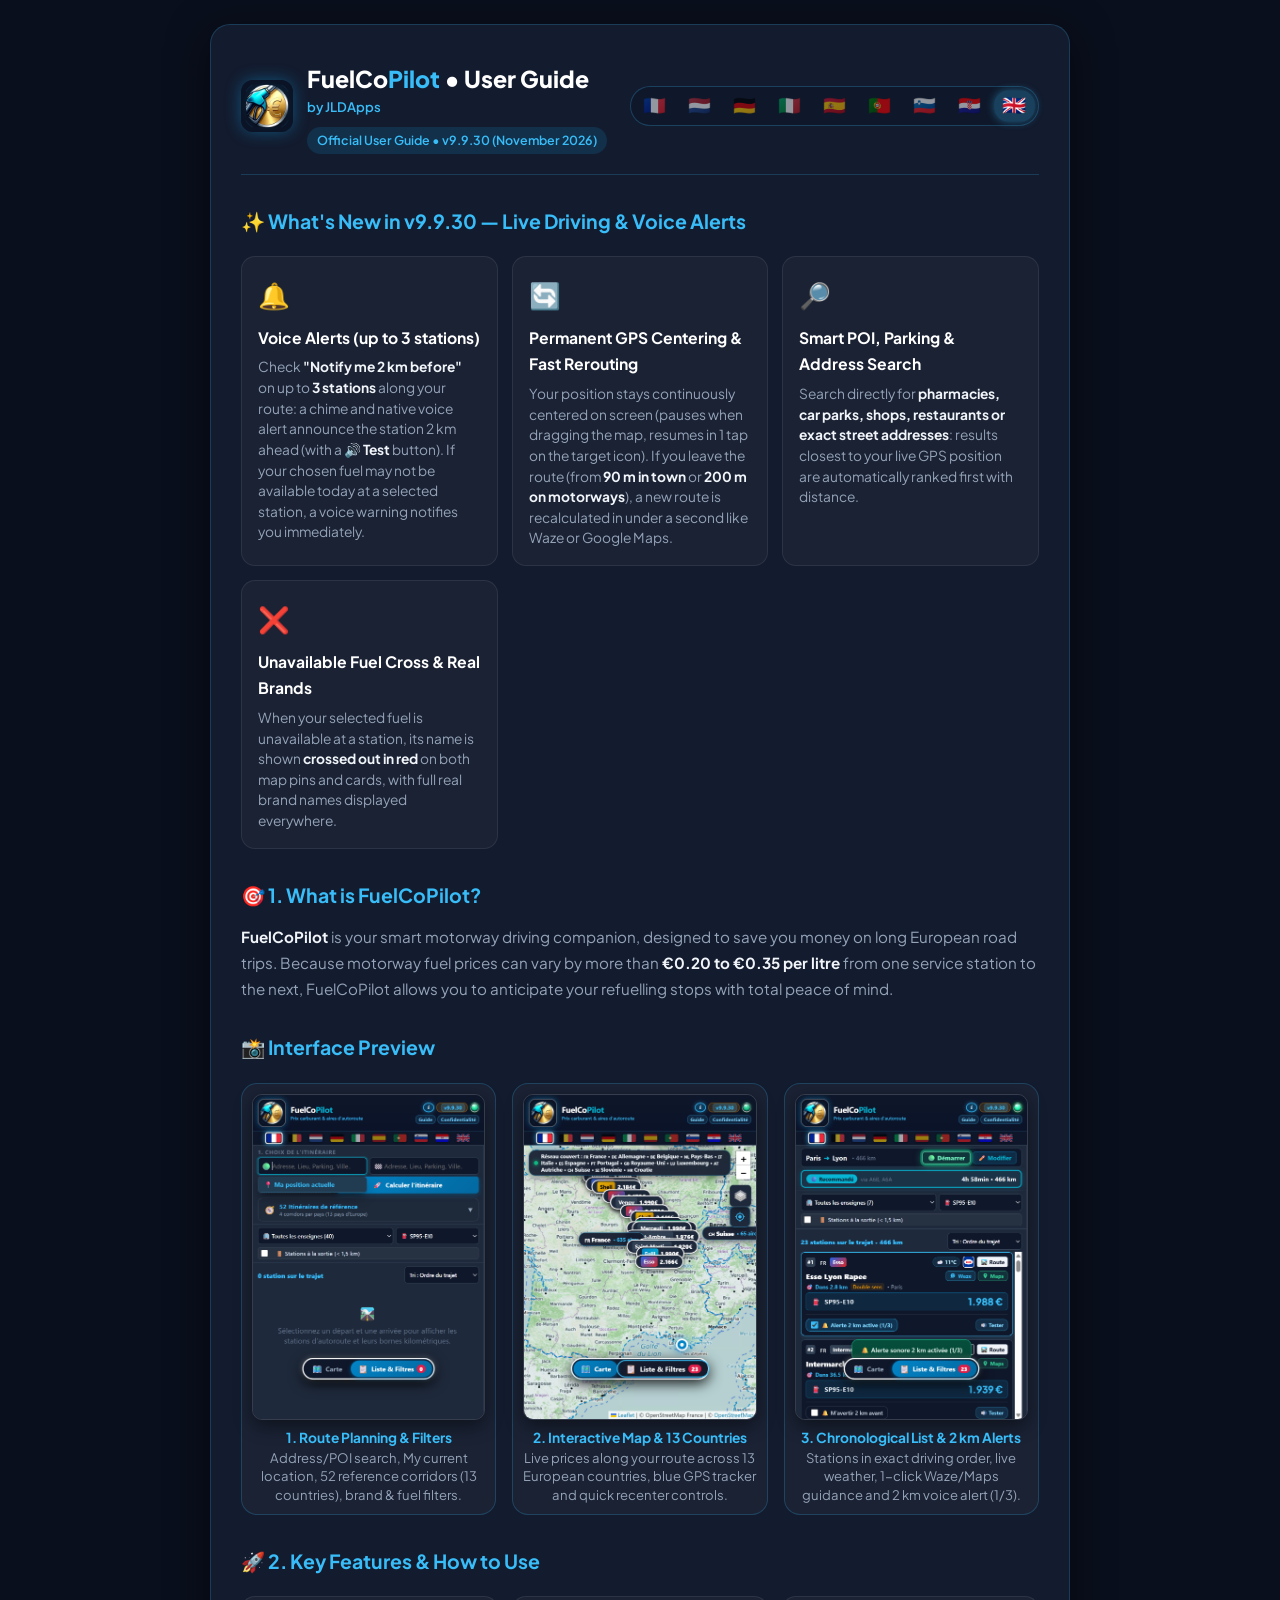
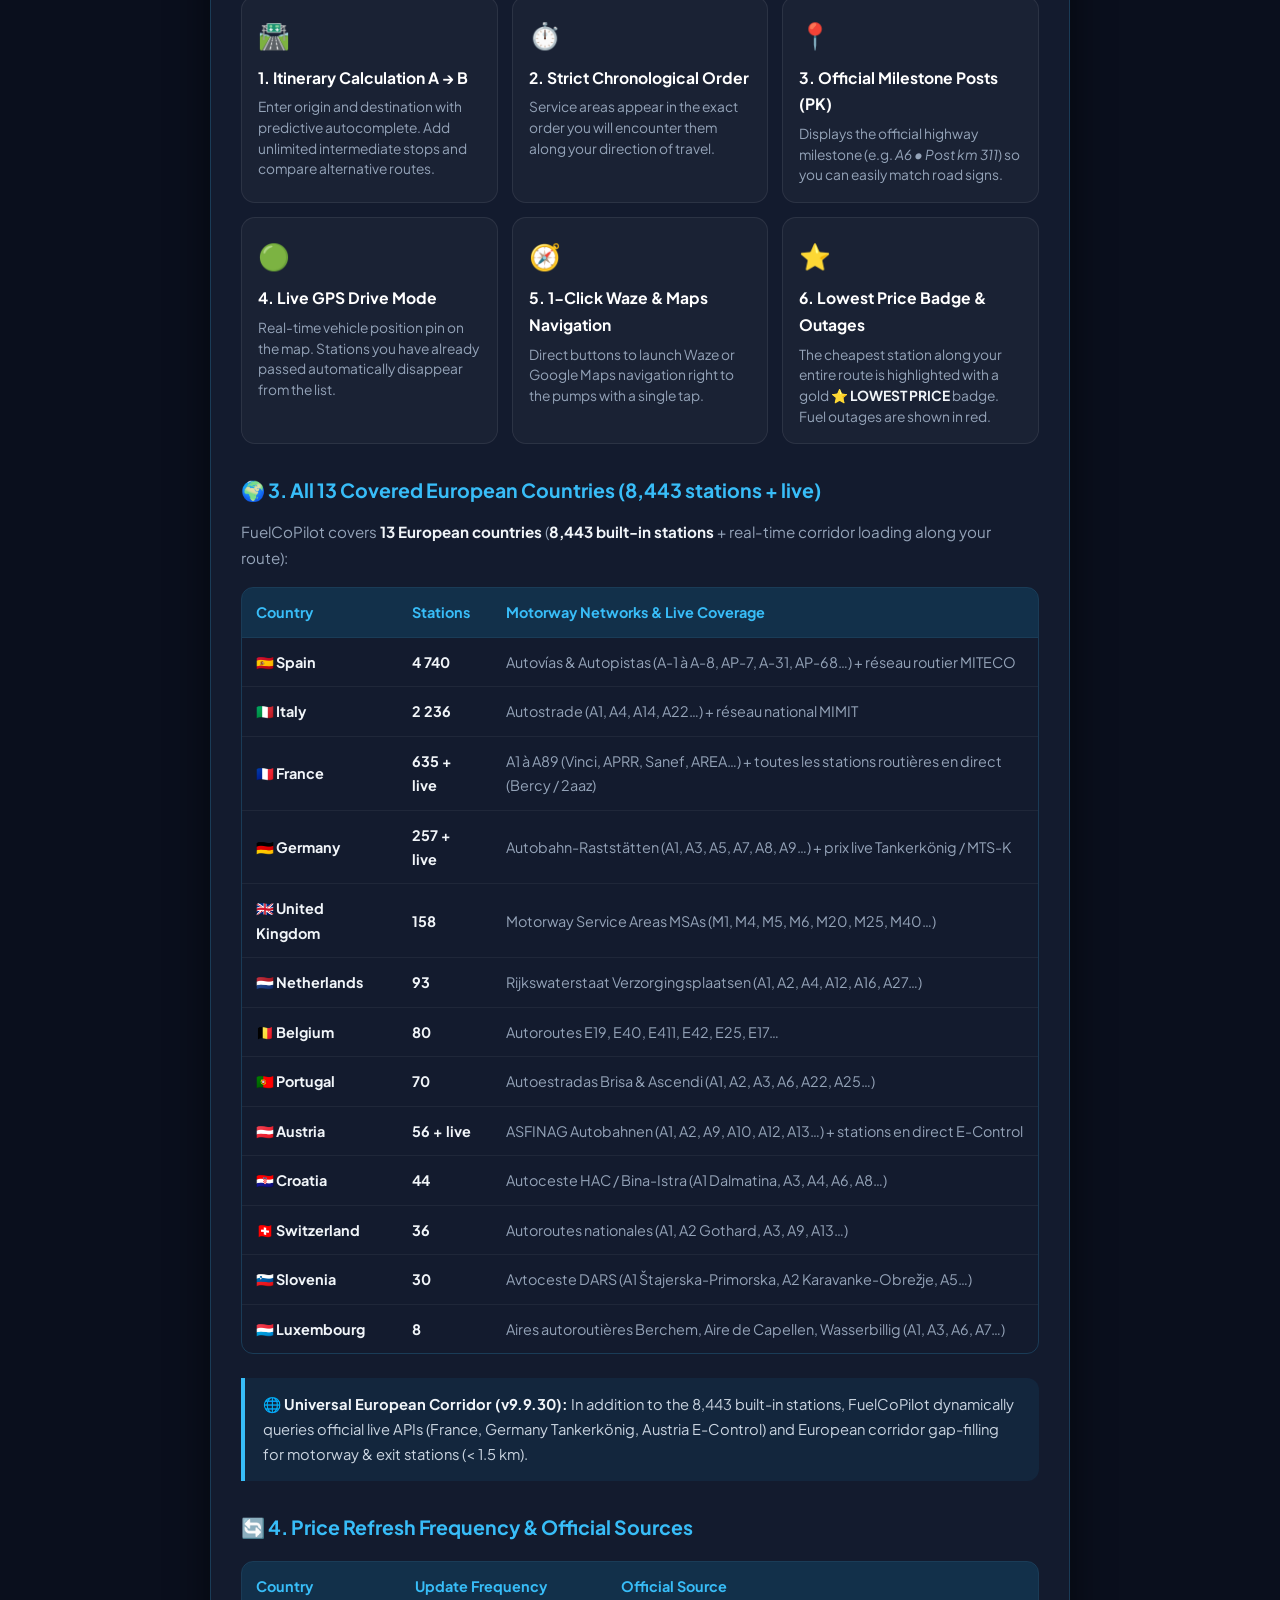
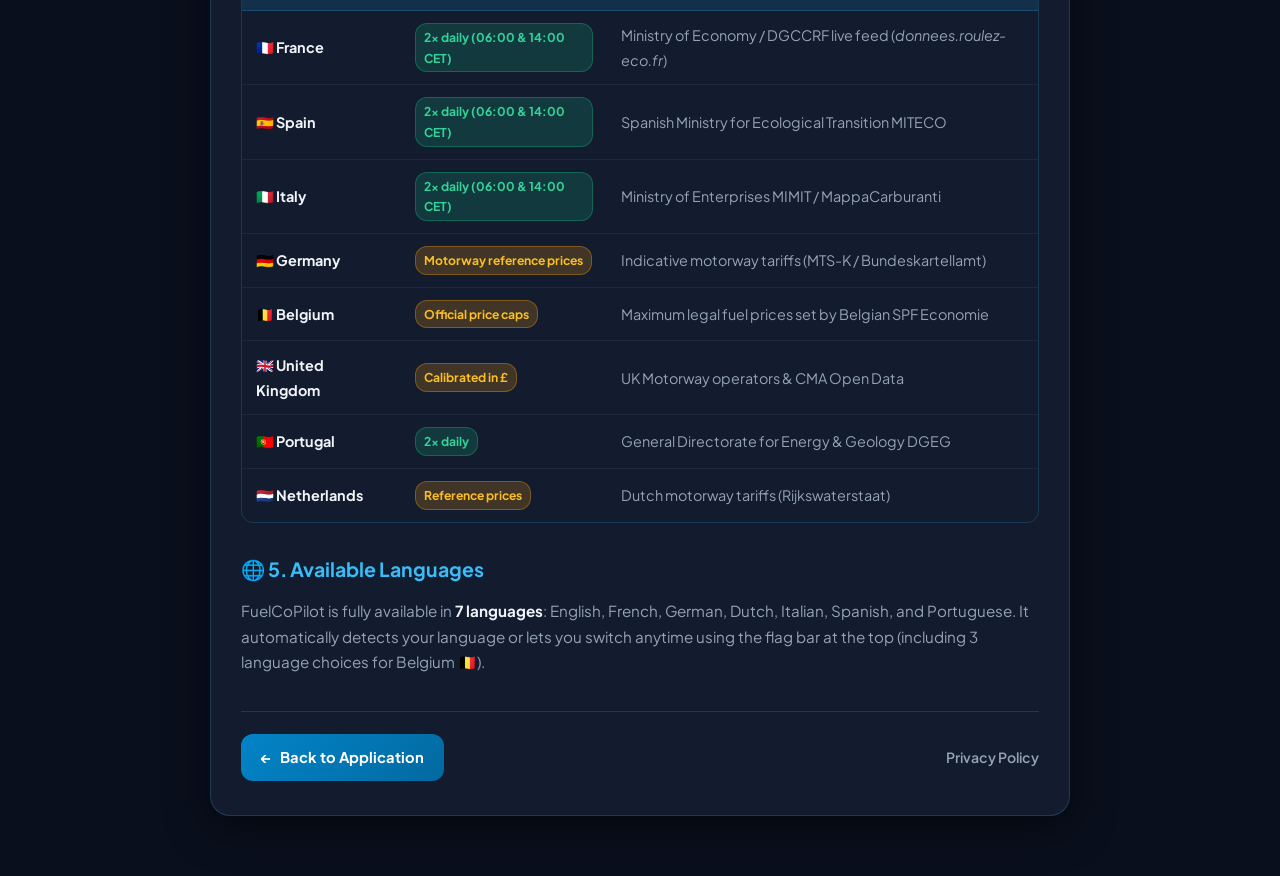
<file: guide.html>
<!DOCTYPE html>
<html lang="fr">
<head>
  <meta charset="UTF-8">
  <meta name="viewport" content="width=device-width, initial-scale=1.0">
  <title id="doc-title">Mode d'emploi & Guide • FuelCoPilot</title>
  <link rel="icon" type="image/png" href="icon.png">
  <link rel="preconnect" href="https://fonts.googleapis.com">
  <link rel="preconnect" href="https://fonts.gstatic.com" crossorigin>
  <link href="https://fonts.googleapis.com/css2?family=Plus+Jakarta+Sans:wght@400;500;600;700;800&display=swap" rel="stylesheet">
  <style>
    :root {
      --bg-dark: #0a0f1d;
      --bg-card: #131b2e;
      --bg-subcard: rgba(255, 255, 255, 0.03);
      --accent: #0284c7;
      --accent-glow: #38bdf8;
      --success: #10b981;
      --warning: #f59e0b;
      --text: #f1f5f9;
      --text-muted: #94a3b8;
      --border: rgba(56, 189, 248, 0.2);
    }
    * { box-sizing: border-box; margin: 0; padding: 0; }
    body {
      font-family: 'Plus Jakarta Sans', system-ui, sans-serif;
      background: var(--bg-dark);
      color: var(--text);
      line-height: 1.7;
      padding: 24px 16px 60px;
    }
    .container {
      max-width: 860px;
      margin: 0 auto;
      background: var(--bg-card);
      border: 1px solid var(--border);
      border-radius: 20px;
      padding: 34px 30px;
      box-shadow: 0 10px 40px rgba(0, 0, 0, 0.55);
    }
    header {
      display: flex;
      align-items: center;
      justify-content: space-between;
      gap: 16px;
      margin-bottom: 26px;
      padding-bottom: 20px;
      border-bottom: 1px solid var(--border);
      flex-wrap: wrap;
    }
    .header-left {
      display: flex;
      align-items: center;
      gap: 14px;
    }
    .logo {
      width: 52px;
      height: 52px;
      border-radius: 12px;
      box-shadow: 0 0 16px rgba(14, 165, 233, 0.4);
    }
    h1 {
      font-size: 1.45rem;
      font-weight: 800;
      color: #fff;
    }
    h1 span { color: var(--accent-glow); }
    .badge-tag {
      display: inline-block;
      font-size: 0.78rem;
      background: rgba(14, 165, 233, 0.15);
      color: var(--accent-glow);
      padding: 3px 10px;
      border-radius: 20px;
      margin-top: 4px;
      font-weight: 600;
    }
    .lang-switcher {
      display: flex;
      gap: 6px;
      background: rgba(15, 23, 42, 0.7);
      padding: 4px;
      border-radius: 20px;
      border: 1px solid rgba(56, 189, 248, 0.25);
    }
    .lang-btn {
      background: transparent;
      border: none;
      font-size: 1.15rem;
      padding: 4px 8px;
      border-radius: 14px;
      cursor: pointer;
      opacity: 0.55;
      transition: all 0.2s;
    }
    .lang-btn:hover { opacity: 0.9; transform: scale(1.08); }
    .lang-btn.active {
      opacity: 1;
      background: rgba(56, 189, 248, 0.25);
      box-shadow: 0 0 8px rgba(56, 189, 248, 0.4);
      transform: scale(1.05);
    }
    h2 {
      font-size: 1.22rem;
      font-weight: 700;
      color: #38bdf8;
      margin-top: 30px;
      margin-bottom: 12px;
      display: flex;
      align-items: center;
      gap: 8px;
    }
    h3 {
      font-size: 1.05rem;
      font-weight: 700;
      color: #e2e8f0;
      margin-top: 18px;
      margin-bottom: 8px;
    }
    p, li {
      font-size: 0.95rem;
      color: var(--text-muted);
      margin-bottom: 12px;
    }
    ul, ol {
      margin-left: 22px;
      margin-bottom: 16px;
    }
    li { margin-bottom: 8px; }
    strong { color: var(--text); }

    /* Feature Grid Cards */
    .features-grid {
      display: grid;
      grid-template-columns: repeat(auto-fit, minmax(240px, 1fr));
      gap: 14px;
      margin: 18px 0 24px;
    }
    .feature-card {
      background: var(--bg-subcard);
      border: 1px solid rgba(255, 255, 255, 0.08);
      border-radius: 14px;
      padding: 16px;
      transition: transform 0.2s, border-color 0.2s;
    }
    .feature-card:hover {
      transform: translateY(-2px);
      border-color: rgba(56, 189, 248, 0.4);
    }
    .feature-icon {
      font-size: 1.6rem;
      margin-bottom: 8px;
      display: inline-block;
    }
    .feature-title {
      font-size: 0.98rem;
      font-weight: 700;
      color: #fff;
      margin-bottom: 6px;
    }
    .feature-desc {
      font-size: 0.86rem;
      color: var(--text-muted);
      line-height: 1.5;
      margin-bottom: 0;
    }

    /* Country & Update Table */
    .table-container {
      overflow-x: auto;
      margin: 16px 0 24px;
      border-radius: 12px;
      border: 1px solid rgba(56, 189, 248, 0.2);
    }
    table {
      width: 100%;
      border-collapse: collapse;
      font-size: 0.9rem;
      text-align: left;
    }
    th {
      background: rgba(14, 165, 233, 0.15);
      color: #38bdf8;
      padding: 12px 14px;
      font-weight: 700;
      border-bottom: 1px solid var(--border);
    }
    td {
      padding: 12px 14px;
      border-bottom: 1px solid rgba(255, 255, 255, 0.05);
      color: var(--text-muted);
    }
    tr:last-child td { border-bottom: none; }
    tr:hover td { background: rgba(255, 255, 255, 0.02); }
    .status-badge {
      display: inline-flex;
      align-items: center;
      gap: 5px;
      font-size: 0.76rem;
      font-weight: 700;
      padding: 3px 8px;
      border-radius: 12px;
    }
    .status-live { background: rgba(16, 185, 129, 0.2); color: #34d399; border: 1px solid rgba(16, 185, 129, 0.35); }
    .status-ref { background: rgba(245, 158, 11, 0.2); color: #fbbf24; border: 1px solid rgba(245, 158, 11, 0.35); }

    .callout {
      background: rgba(14, 165, 233, 0.08);
      border-left: 4px solid var(--accent-glow);
      padding: 14px 18px;
      border-radius: 0 12px 12px 0;
      margin: 18px 0;
    }
    .callout p { margin: 0; color: #cbd5e1; font-size: 0.92rem; }


    /* Screenshots Gallery */
    .screenshots-gallery {
      display: grid;
      grid-template-columns: repeat(3, 1fr);
      gap: 16px;
      margin: 18px 0 26px;
    }
    .screenshot-card {
      background: var(--bg-subcard);
      border: 1px solid rgba(56, 189, 248, 0.22);
      border-radius: 16px;
      padding: 10px;
      text-align: center;
      display: flex;
      flex-direction: column;
      gap: 8px;
      break-inside: avoid;
    }
    .screenshot-card img {
      width: 100%;
      height: auto;
      border-radius: 10px;
      border: 1px solid rgba(255, 255, 255, 0.12);
      box-shadow: 0 6px 18px rgba(0, 0, 0, 0.45);
      display: block;
    }
    .screenshot-caption {
      font-size: 0.82rem;
      color: var(--text-muted);
      line-height: 1.4;
      margin: 0;
    }
    .screenshot-caption strong {
      display: block;
      color: #38bdf8;
      font-size: 0.86rem;
      margin-bottom: 2px;
    }

    /* Footer Buttons */
    .footer-actions {
      display: flex;
      align-items: center;
      justify-content: space-between;
      gap: 14px;
      margin-top: 36px;
      padding-top: 22px;
      border-top: 1px solid var(--border);
      flex-wrap: wrap;
    }
    .btn-back {
      display: inline-flex;
      align-items: center;
      gap: 8px;
      background: linear-gradient(135deg, #0284c7, #0369a1);
      color: #fff;
      text-decoration: none;
      font-size: 0.92rem;
      font-weight: 700;
      padding: 11px 20px;
      border-radius: 12px;
      transition: all 0.2s;
    }
    .btn-back:hover {
      transform: translateY(-2px);
      box-shadow: 0 4px 16px rgba(2, 132, 199, 0.5);
    }
    .btn-secondary {
      color: #94a3b8;
      text-decoration: none;
      font-size: 0.88rem;
      font-weight: 600;
      transition: color 0.2s;
    }
    .btn-secondary:hover { color: #38bdf8; }

    @media (max-width: 600px) {
      .container { padding: 22px 16px; border-radius: 16px; }
      h1 { font-size: 1.25rem; }
      .features-grid { grid-template-columns: 1fr; }
      .screenshots-gallery { grid-template-columns: 1fr; }
      .footer-actions { flex-direction: column; align-items: stretch; text-align: center; }
      .btn-back { justify-content: center; }
    }
  
    @media print {
      body {
        background: #ffffff !important;
        color: #0f172a !important;
        padding: 0 !important;
        -webkit-print-color-adjust: exact !important;
        print-color-adjust: exact !important;
      }
      .container {
        max-width: 100% !important;
        background: #ffffff !important;
        border: none !important;
        box-shadow: none !important;
        padding: 10px !important;
      }
      header {
        border-bottom: 2px solid #0284c7 !important;
        padding-bottom: 12px !important;
      }
      h1 { color: #0f172a !important; }
      h1 span { color: #0284c7 !important; }
      .author-tag {
        color: #0284c7 !important;
        font-size: 0.82rem !important;
        font-weight: 600 !important;
        margin-top: -2px !important;
        margin-bottom: 4px !important;
      }
      h2 {
        color: #0369a1 !important;
        break-after: avoid;
        margin-top: 18px !important;
      }
      h3 {
        color: #0f172a !important;
      }
      p, li {
        color: #1e293b !important;
      }
      strong, b {
        color: #0f172a !important;
        font-weight: 700 !important;
      }
      .badge-tag {
        background: #e0f2fe !important;
        color: #0369a1 !important;
        border: 1px solid #bae6fd !important;
      }
      .lang-switcher, .footer-actions {
        display: none !important;
      }
      .features-grid {
        display: grid !important;
        grid-template-columns: repeat(2, 1fr) !important;
        gap: 10px !important;
      }
      .feature-card {
        background: #f8fafc !important;
        border: 1px solid #cbd5e1 !important;
        color: #334155 !important;
        break-inside: avoid;
        padding: 12px !important;
      }
      .feature-title { color: #0f172a !important; font-size: 0.92rem !important; }
      .feature-desc { color: #334155 !important; font-size: 0.82rem !important; }
      table {
        border: 1px solid #cbd5e1 !important;
        break-inside: avoid;
      }
      th {
        background: #f1f5f9 !important;
        color: #0f172a !important;
        border-bottom: 2px solid #cbd5e1 !important;
      }
      td {
        color: #1e293b !important;
        border-bottom: 1px solid #e2e8f0 !important;
      }
      td strong {
        color: #0f172a !important;
      }
      .callout {
        background: #f0f9ff !important;
        border-left: 4px solid #0284c7 !important;
        break-inside: avoid;
      }
      .callout p { color: #0369a1 !important; }
      .callout strong { color: #0369a1 !important; font-weight: 700 !important; }
      .status-live {
        background: #dcfce7 !important;
        color: #166534 !important;
        border: 1px solid #86efac !important;
      }
      .screenshots-gallery {
        display: grid !important;
        grid-template-columns: repeat(3, 1fr) !important;
        gap: 10px !important;
        break-inside: avoid;
        margin: 12px 0 18px !important;
      }
      .screenshot-card {
        background: #f8fafc !important;
        border: 1px solid #cbd5e1 !important;
        padding: 8px !important;
        break-inside: avoid;
      }
      .screenshot-card img {
        border: 1px solid #94a3b8 !important;
        box-shadow: none !important;
      }
      .screenshot-caption {
        color: #334155 !important;
        font-size: 0.76rem !important;
      }
      .screenshot-caption strong {
        color: #0369a1 !important;
        font-size: 0.82rem !important;
      }
      .status-ref {
        background: #fef3c7 !important;
        color: #92400e !important;
        border: 1px solid #fcd34d !important;
      }
    }

  </style>
</head>
<body>
  <div class="container">
    <header>
      <div class="header-left">
        <img src="icon.png" alt="FuelCoPilot Logo" class="logo">
        <div>
          <h1 id="title-main">FuelCo<span>Pilot</span> • Mode d'emploi</h1>
          <div class="author-tag" style="font-size:0.82rem; color:#38bdf8; font-weight:600; margin-top:-2px; margin-bottom:4px;">by JLDApps</div>
          <div class="badge-tag" id="badge-version">Guide officiel d'utilisation • v9.9.30 (Novembre 2026)</div>
        </div>
      </div>
      <div class="lang-switcher" id="lang-switcher">
        <button type="button" class="lang-btn active" data-lang="fr" title="Français">🇫🇷</button>
        <button type="button" class="lang-btn" data-lang="nl" title="Nederlands">🇳🇱</button>
        <button type="button" class="lang-btn" data-lang="de" title="Deutsch">🇩🇪</button>
        <button type="button" class="lang-btn" data-lang="it" title="Italiano">🇮🇹</button>
        <button type="button" class="lang-btn" data-lang="es" title="Español">🇪🇸</button>
        <button type="button" class="lang-btn" data-lang="pt" title="Português">🇵🇹</button>
        <button type="button" class="lang-btn" data-lang="sl" title="Slovenščina">🇸🇮</button>
        <button type="button" class="lang-btn" data-lang="hr" title="Hrvatski">🇭🇷</button>
        <button type="button" class="lang-btn" data-lang="en" title="English">🇬🇧</button>
      </div>
    </header>

    <div id="content-body">
      <!-- Rempli dynamiquement selon la langue choisie -->
    </div>

    <div class="footer-actions">
      <a href="index.html" class="btn-back" id="btn-back-app">
        <span>←</span> <span id="lbl-back-btn">Retourner à l'application</span>
      </a>
      <a href="privacy.html" class="btn-secondary" id="link-privacy">Politique de Confidentialité</a>
    </div>
  </div>

  <script>
    const GUIDE_TEXTS = {
      fr: {
        docTitle: "Mode d'emploi & Guide • FuelCoPilot",
        headerTitle: "FuelCo<span>Pilot</span> • Mode d'emploi",
        badgeVersion: "Guide officiel d'utilisation • v9.9.30 (Novembre 2026)",
        backBtn: "Retourner à l'application",
        privacyLink: "Politique de Confidentialité",
        html: `
          <h2>✨ Nouveautés v9.9.30 — Conduite & Alertes Vocales</h2>
          <div class="features-grid">
            <div class="feature-card">
              <span class="feature-icon">🔔</span>
              <div class="feature-title">Alertes vocales (3 stations max)</div>
              <p class="feature-desc">Cochez <strong>« M'avertir 2 km avant »</strong> sur jusqu'à <strong>3 stations</strong> de votre trajet : un carillon et une annonce vocale native vous préviennent à 2 km (bouton <strong>🔊 Tester</strong> inclus). Si le carburant choisi pourrait ne pas être disponible aujourd'hui dans la station cochée, une alerte vocale vous avertit immédiatement.</p>
            </div>
            <div class="feature-card">
              <span class="feature-icon">🔄</span>
              <div class="feature-title">Centrage GPS permanent & Recalcul rapide</div>
              <p class="feature-desc">Votre position reste centrée en permanence à l'écran (mise en pause automatique si vous déplacez la carte au doigt, reprise en 1 clic sur la cible). En cas d'écart d'itinéraire (dès <strong>90 m en ville</strong> ou <strong>200 m sur autoroute</strong>), l'itinéraire est recalculé en moins d'une seconde comme dans Waze ou Google Maps.</p>
            </div>
            <div class="feature-card">
              <span class="feature-icon">🔎</span>
              <div class="feature-title">Recherche commerces, parkings & adresses</div>
              <p class="feature-desc">Recherchez directement un <strong>commerce, une pharmacie, un parking, un restaurant ou une adresse précise</strong> : les résultats les plus proches de votre position GPS remontent automatiquement en tête de liste avec la distance.</p>
            </div>
            <div class="feature-card">
              <span class="feature-icon">❌</span>
              <div class="feature-title">Carburant indisponible & Enseignes réelles</div>
              <p class="feature-desc">Si le carburant sélectionné est absent d'une station, son nom s'affiche <strong>barré d'une croix rouge</strong> sur la carte et dans la liste. Les vraies enseignes (Total, Esso, Intermarché, Shell…) s'affichent automatiquement, y compris hors autoroute.</p>
            </div>
          </div>

          <h2>🎯 1. Qu'est-ce que FuelCoPilot ?</h2>
          <p><strong>FuelCoPilot</strong> est votre copilote autoroutier intelligent, conçu pour vous faire réaliser de vraies économies sur vos longs trajets en Europe. Alors que les prix sur autoroute peuvent varier de plus de <strong>0,20 € à 0,35 € par litre</strong> d'une aire à la suivante, FuelCoPilot vous permet d'anticiper vos ravitaillements en toute sérénité.</p>
          <div class="callout">
            <p>💡 <strong>Le saviez-vous ?</strong> Sur un plein de 50 litres, faire le choix de la bonne station sur autoroute permet d'économiser entre <strong>10 € et 18 €</strong> sur un seul trajet !</p>
          </div>

          <h2>📸 Aperçu de l'interface</h2>
          <div class="screenshots-gallery">
            <div class="screenshot-card">
              <img src="guide_img_search.png" alt="1. Choix de l'itinéraire & Filtres">
              <p class="screenshot-caption"><strong>1. Choix de l'itinéraire & Filtres</strong>Saisie d'adresse/POI, Ma position actuelle, 52 corridors de référence (13 pays), filtre enseigne et carburant.</p>
            </div>
            <div class="screenshot-card">
              <img src="guide_img_map.png" alt="2. Carte interactive & 13 pays">
              <p class="screenshot-caption"><strong>2. Carte interactive & 13 pays</strong>Visualisation des 13 pays couverts, prix en direct sur le trajet, suivi GPS bleu et boutons de centrage.</p>
            </div>
            <div class="screenshot-card">
              <img src="guide_img_list.png" alt="3. Liste chronologique & Alertes 2 km">
              <p class="screenshot-caption"><strong>3. Liste chronologique & Alertes 2 km</strong>Stations classées dans l'ordre du trajet, météo locale, guidage Waze/Maps et alerte vocale 2 km (1/3).</p>
            </div>
          </div>


          <h2>🚀 2. Fonctionnalités et Utilisation pas-à-pas</h2>
          
          <div class="features-grid">
            <div class="feature-card">
              <span class="feature-icon">🛣️</span>
              <div class="feature-title">1. Calcul d'itinéraire A → B</div>
              <p class="feature-desc">Saisissez votre ville ou adresse de départ et d'arrivée avec saisie prédictive. Ajoutez des <strong>étapes intermédiaires illimitées</strong> et comparez les itinéraires alternatifs proposés.</p>
            </div>

            <div class="feature-card">
              <span class="feature-icon">⏱️</span>
              <div class="feature-title">2. Ordre chronologique strict</div>
              <p class="feature-desc">Les aires apparaissent exactement dans l'ordre où vous allez les rencontrer sur votre sens de circulation. Fini le doute de savoir si la prochaine aire est dans 10 km ou 80 km !</p>
            </div>

            <div class="feature-card">
              <span class="feature-icon">📍</span>
              <div class="feature-title">3. Vraies Bornes PK d'autoroute</div>
              <p class="feature-desc">Affichage du <strong>Point Kilométrique officiel (PK)</strong> (ex: <em>A6 • Borne km 311</em>). Vous vous repérez instantanément grâce aux bornes physiques visibles sur le bord de la chaussée.</p>
            </div>

            <div class="feature-card">
              <span class="feature-icon">🎯</span>
              <div class="feature-title">4. Compte à rebours « Dans X km »</div>
              <p class="feature-desc">Chaque station indique la distance restante précise (ex: <em>Dans 42 km</em>). Cette distance se réduit automatiquement et en direct au fur et à mesure que vous roulez.</p>
            </div>

            <div class="feature-card">
              <span class="feature-icon">🟢</span>
              <div class="feature-title">5. Suivi GPS en direct (Démarrer)</div>
              <p class="feature-desc">Appuyez sur <strong>Démarrer</strong> : une pastille pulsante matérialise votre voiture sur la carte. Les stations que vous venez de dépasser disparaissent automatiquement de la liste pour ne garder que les aires à venir.</p>
            </div>

            <div class="feature-card">
              <span class="feature-icon">🧭</span>
              <div class="feature-title">6. Guidage 1-clic Waze & Maps</div>
              <p class="feature-desc">Chaque station propose des boutons directs vers <strong>Waze</strong> et <strong>Google Maps</strong> pour lancer le guidage jusqu'aux pompes d'un simple geste.</p>
            </div>

            <div class="feature-card">
              <span class="feature-icon">⛽</span>
              <div class="feature-title">7. Filtres Carburant & Enseigne</div>
              <p class="feature-desc">Sélectionnez votre carburant (Gazole, SP95-E10, SP98, SP95, E85, GPLc) ou filtrez selon vos cartes pétrolières préférées (TotalEnergies, Shell, Avia, Repsol, Eni, BP, Esso, Aral...).</p>
            </div>

            <div class="feature-card">
              <span class="feature-icon">⭐</span>
              <div class="feature-title">8. Prix le plus bas & Ruptures</div>
              <p class="feature-desc">La station la plus économique de tout votre parcours est mise en avant par un badge doré <strong>⭐ PRIX LE PLUS BAS</strong>. Les carburants en rupture de stock sont signalés en rouge.</p>
            </div>

            <div class="feature-card">
              <span class="feature-icon">🚪</span>
              <div class="feature-title">9. Stations hors autoroute (< 1,5 km)</div>
              <p class="feature-desc">Repérez les stations situées immédiatement après le péage (< 1,5 km) avec indication précise du <strong>numéro officiel de la sortie d'autoroute</strong> pour réaliser jusqu'à 30 centimes/litre d'économies sans allonger votre temps de parcours.</p>
            </div>

            <div class="feature-card">
              <span class="feature-icon">☁️</span>
              <div class="feature-title">10. Météo & Services en Direct</div>
              <p class="feature-desc">Consultez la météo en temps réel (Open-Meteo) sur chaque aire d'autoroute ainsi que les horaires d'ouverture et enseignes de restauration pour planifier vos pauses en toute sérénité.</p>
            </div>

          </div>
          <h2>🌍 3. Les 13 Pays et Réseaux couverts (8 443 stations + temps réel)</h2>
          <p>FuelCoPilot couvre <strong>13 pays européens</strong> (<strong>8 443 stations</strong> en base + chargement dynamique en temps réel sur tout le couloir de votre trajet) :</p>
          <div class="table-container">
            <table>
              <thead>
                <tr>
                  <th>Pays</th>
                  <th>Stations</th>
                  <th>Réseaux autoroutiers & couverture dynamique</th>
                </tr>
              </thead>
              <tbody>
                <tr>
                  <td>🇪🇸 <strong>Espagne</strong></td>
                  <td><strong>4 740</strong></td>
                  <td>Autovías & Autopistas (A-1 à A-8, AP-7, A-31, AP-68…) + réseau routier MITECO</td>
                </tr>
                <tr>
                  <td>🇮🇹 <strong>Italie</strong></td>
                  <td><strong>2 236</strong></td>
                  <td>Autostrade (A1, A4, A14, A22…) + réseau national MIMIT</td>
                </tr>
                <tr>
                  <td>🇫🇷 <strong>France</strong></td>
                  <td><strong>635 + live</strong></td>
                  <td>A1 à A89 (Vinci, APRR, Sanef, AREA…) + toutes les stations routières en direct (Bercy / 2aaz)</td>
                </tr>
                <tr>
                  <td>🇩🇪 <strong>Allemagne</strong></td>
                  <td><strong>257 + live</strong></td>
                  <td>Autobahn-Raststätten (A1, A3, A5, A7, A8, A9…) + prix live Tankerkönig / MTS-K</td>
                </tr>
                <tr>
                  <td>🇬🇧 <strong>Royaume-Uni</strong></td>
                  <td><strong>158</strong></td>
                  <td>Motorway Service Areas MSAs (M1, M4, M5, M6, M20, M25, M40…)</td>
                </tr>
                <tr>
                  <td>🇳🇱 <strong>Pays-Bas</strong></td>
                  <td><strong>93</strong></td>
                  <td>Rijkswaterstaat Verzorgingsplaatsen (A1, A2, A4, A12, A16, A27…)</td>
                </tr>
                <tr>
                  <td>🇧🇪 <strong>Belgique</strong></td>
                  <td><strong>80</strong></td>
                  <td>Autoroutes E19, E40, E411, E42, E25, E17…</td>
                </tr>
                <tr>
                  <td>🇵🇹 <strong>Portugal</strong></td>
                  <td><strong>70</strong></td>
                  <td>Autoestradas Brisa & Ascendi (A1, A2, A3, A6, A22, A25…)</td>
                </tr>
                <tr>
                  <td>🇦🇹 <strong>Autriche</strong></td>
                  <td><strong>56 + live</strong></td>
                  <td>ASFINAG Autobahnen (A1, A2, A9, A10, A12, A13…) + stations en direct E-Control</td>
                </tr>
                <tr>
                  <td>🇭🇷 <strong>Croatie</strong></td>
                  <td><strong>44</strong></td>
                  <td>Autoceste HAC / Bina-Istra (A1 Dalmatina, A3, A4, A6, A8…)</td>
                </tr>
                <tr>
                  <td>🇨🇭 <strong>Suisse</strong></td>
                  <td><strong>36</strong></td>
                  <td>Autoroutes nationales (A1, A2 Gothard, A3, A9, A13…)</td>
                </tr>
                <tr>
                  <td>🇸🇮 <strong>Slovénie</strong></td>
                  <td><strong>30</strong></td>
                  <td>Avtoceste DARS (A1 Štajerska-Primorska, A2 Karavanke-Obrežje, A5…)</td>
                </tr>
                <tr>
                  <td>🇱🇺 <strong>Luxembourg</strong></td>
                  <td><strong>8</strong></td>
                  <td>Aires autoroutières Berchem, Aire de Capellen, Wasserbillig (A1, A3, A6, A7…)</td>
                </tr>
              </tbody>
            </table>
          </div>
          <div class="callout">
            <p>🌐 <strong>Couloir européen universel (v9.9.30) :</strong> En plus des 8 443 stations intégrées, FuelCoPilot interroge dynamiquement les API officielles en direct (France Bercy/2aaz, Allemagne Tankerkönig, Autriche E-Control) et le complément cartographique européen pour couvrir aussi les stations de sortie (< 1,5 km) sur tous vos trajets.</p>
          </div>


          <h2>🔄 4. Fréquence et Sources officielles d'actualisation des prix</h2>
          <p>Pour vous garantir des informations fiables, FuelCoPilot utilise un robot automatisé relié aux flux ministériels et sources officielles de chaque pays :</p>

          <div class="table-container">
            <table>
              <thead>
                <tr>
                  <th>Pays</th>
                  <th>Fréquence de rafraîchissement</th>
                  <th>Source officielle de données</th>
                </tr>
              </thead>
              <tbody>
                <tr>
                  <td>🇫🇷 <strong>France</strong></td>
                  <td><span class="status-badge status-live">2x par jour (06h00 et 14h00)</span></td>
                  <td>Flux instantané officiel du Ministère de l'Économie / DGCCRF (<em>donnees.roulez-eco.fr</em>)</td>
                </tr>
                <tr>
                  <td>🇪🇸 <strong>Espagne</strong></td>
                  <td><span class="status-badge status-live">2x par jour (06h00 et 14h00)</span></td>
                  <td>Ministère espagnol pour la Transition Écologique MITECO (<em>sedeaplicaciones.minetur.gob.es</em>)</td>
                </tr>
                <tr>
                  <td>🇮🇹 <strong>Italie</strong></td>
                  <td><span class="status-badge status-live">2x par jour (06h00 et 14h00)</span></td>
                  <td>Ministère des Entreprises MIMIT / Osservaprezzi (<em>mappacarburanti.it</em>)</td>
                </tr>
                <tr>
                  <td>🇩🇪 <strong>Allemagne</strong></td>
                  <td><span class="status-badge status-live">Temps réel (API Live)</span></td>
                  <td>Flux officiel MTS-K / Tankerkönig en direct (<em>creativecommons.tankerkoenig.de</em>)</td>
                </tr>
                <tr>
                  <td>🇧🇪 <strong>Belgique</strong></td>
                  <td><span class="status-badge status-ref">Prix plafonds officiels</span></td>
                  <td>Prix maximaux légaux réglementés par le SPF Économie belge</td>
                </tr>
                <tr>
                  <td>🇬🇧 <strong>Royaume-Uni</strong></td>
                  <td><span class="status-badge status-ref">Prix calibrés en £</span></td>
                  <td>Opérateurs autoroutiers britanniques et données ouvertes de la CMA</td>
                </tr>
                <tr>
                  <td>🇵🇹 <strong>Portugal</strong></td>
                  <td><span class="status-badge status-live">2x par jour</span></td>
                  <td>Direction Générale de l'Énergie et de la Géologie DGEG (<em>precoscombustiveis.dgeg.gov.pt</em>)</td>
                </tr>
                <tr>
                  <td>🇳🇱 <strong>Pays-Bas</strong></td>
                  <td><span class="status-badge status-ref">Prix de référence autoroutiers</span></td>
                  <td>Barèmes autoroutiers néerlandais (Brandstofprijzen Rijkswaterstaat)</td>
                </tr>
                <tr>
                  <td>🇦🇹 <strong>Autriche</strong></td>
                  <td><span class="status-badge status-live">Temps réel (API Live)</span></td>
                  <td>Régulateur officiel E-Control Spritpreisrechner (<em>api.e-control.at</em>)</td>
                </tr>
                <tr>
                  <td>🇨🇭 🇱🇺 🇸🇮 🇭🇷 <strong>Suisse, Luxembourg, Slovénie, Croatie</strong></td>
                  <td><span class="status-badge status-ref">Prix officiels & barèmes nationaux</span></td>
                  <td>Tarifs réglementés / barèmes nationaux actualisés + couverture dynamique du couloir</td>
                </tr>
              </tbody>
            </table>
          </div>
          <p style="font-size:0.86rem; color:#94a3b8;"><em>Note : Sur autoroute, les compagnies pétrolières révisent leurs tarifs une fois par jour au petit matin. L'actualisation de 06h00 capture immédiatement ces nouveaux barèmes quotidiens avant vos départs.</em></p>

          <h2>🌐 5. Langues disponibles et Détection automatique</h2>
          <p>FuelCoPilot est intégralement traduit et utilisable en <strong>9 langues</strong> :</p>
          <ul>
            <li>🇫🇷 <strong>Français</strong> (Langue par défaut)</li>
            <li>🇩🇪 <strong>Deutsch</strong> (Allemand)</li>
            <li>🇳🇱 <strong>Nederlands</strong> (Néerlandais)</li>
            <li>🇮🇹 <strong>Italiano</strong> (Italien)</li>
            <li>🇪🇸 <strong>Español</strong> (Espagnol)</li>
            <li>🇵🇹 <strong>Português</strong> (Portugais)</li>
            <li>🇸🇮 <strong>Slovenščina</strong> (Slovène)</li>
            <li>🇭🇷 <strong>Hrvatski</strong> (Croate)</li>
            <li>🇬🇧 <strong>English</strong> (Anglais)</li>
          </ul>
          <p>L'application détecte automatiquement votre langue dès l'ouverture selon votre position géographique. Vous pouvez également changer instantanément de langue d'un simple clic sur les drapeaux situés sous le logo en haut de l'écran.</p>

          <h2>📱 6. Astuce pour smartphone : Ajouter à l'écran d'accueil</h2>
          <p>FuelCoPilot est une application Web progressive (PWA). Vous pouvez l'installer comme une vraie application sur votre téléphone :</p>
          <ul>
            <li><strong>Sur Android (Chrome) :</strong> Appuyez sur le menu (les 3 points verticaux en haut à droite) puis sur <em>« Ajouter à l'écran d'accueil »</em> ou <em>« Installer l'application »</em>.</li>
            <li><strong>Sur iPhone (Safari) :</strong> Appuyez sur le bouton Partager (icône avec une flèche vers le haut) puis sur <em>« Sur l'écran d'accueil »</em>.</li>
          </ul>
        `
      },
      de: {
        docTitle: "Bedienungsanleitung & Leitfaden • FuelCoPilot",
        headerTitle: "FuelCo<span>Pilot</span> • Bedienungsanleitung",
        badgeVersion: "Offizieller Benutzerleitfaden • v9.9.30 (November 2026)",
        backBtn: "Zurück zur Anwendung",
        privacyLink: "Datenschutzerklärung",
        html: `
          <h2>✨ Neu in v9.9.30 — Sprachwarnungen & Schnelle Neuberechnung</h2>
          <div class="features-grid">
            <div class="feature-card">
              <span class="feature-icon">🔔</span>
              <div class="feature-title">Sprachwarnungen (bis zu 3 Tankstellen)</div>
              <p class="feature-desc">Aktivieren Sie die <strong>2-km-Warnung</strong> für bis zu <strong>3 Tankstellen</strong>: Signalton und Sprachansage informieren Sie rechtzeitig (inkl. <strong>🔊 Test</strong>-Button). Falls Ihr Kraftstoff dort heute möglicherweise nicht verfügbar ist, warnt Sie eine Sprachansage sofort.</p>
            </div>
            <div class="feature-card">
              <span class="feature-icon">🔄</span>
              <div class="feature-title">Dauerhafte GPS-Zentrierung & Blitz-Neuberechnung</div>
              <p class="feature-desc">Ihre Position bleibt dauerhaft zentriert (pausiert beim Verschieben). Bei Abweichung (ab <strong>90 m innerorts</strong> bzw. <strong>200 m auf der Autobahn</strong>) wird die Route wie bei Waze/Maps blitzschnell neu berechnet.</p>
            </div>
            <div class="feature-card">
              <span class="feature-icon">🔎</span>
              <div class="feature-title">Erweiterte POI-, Parkplatz- & Adresssuche</div>
              <p class="feature-desc">Suchen Sie direkt nach <strong>Apotheken, Parkplätzen, Geschäften oder Adressen</strong> — nahegelegene Treffer rund um Ihren GPS-Standort erscheinen automatisch ganz oben.</p>
            </div>
            <div class="feature-card">
              <span class="feature-icon">❌</span>
              <div class="feature-title">Nicht verfügbarer Kraftstoff & Echte Marken</div>
              <p class="feature-desc">Fehlt der gewählte Kraftstoff, wird sein Name <strong>rot durchgestrichen (rotes Kreuz)</strong> auf Karte und Liste angezeigt, inklusive vollständiger Markennamen.</p>
            </div>
          </div>

          <h2>🎯 1. Was ist FuelCoPilot?</h2>
          <p><strong>FuelCoPilot</strong> ist Ihr intelligenter Autobahn-Copilot, der Ihnen hilft, auf langen Reisen durch Europa bares Geld zu sparen. Da die Kraftstoffpreise an Autobahnen von Raststätte zu Raststätte um mehr als <strong>0,20 € bis 0,35 € pro Liter</strong> variieren können, hilft Ihnen FuelCoPilot, Tankstopps vorausschauend und transparent zu planen.</p>

          <h2>📸 Einblick in die Benutzeroberfläche</h2>
          <div class="screenshots-gallery">
            <div class="screenshot-card">
              <img src="guide_img_search.png" alt="1. Routenwahl & Filter">
              <p class="screenshot-caption"><strong>1. Routenwahl & Filter</strong>Adress-/POI-Suche, Mein Standort, 52 Referenzkorridore (13 Länder), Marken- und Kraftstofffilter.</p>
            </div>
            <div class="screenshot-card">
              <img src="guide_img_map.png" alt="2. Interaktive Karte & 13 Länder">
              <p class="screenshot-caption"><strong>2. Interaktive Karte & 13 Länder</strong>Live-Preise entlang Ihrer Route in 13 europäischen Ländern, GPS-Position und Schnellzentrierung.</p>
            </div>
            <div class="screenshot-card">
              <img src="guide_img_list.png" alt="3. Chronologische Liste & 2-km-Alarm">
              <p class="screenshot-caption"><strong>3. Chronologische Liste & 2-km-Alarm</strong>Raststätten in Fahrtrichtung, lokales Wetter, 1-Klick-Navigation (Waze/Maps) und 2-km-Sprachwarnung.</p>
            </div>
          </div>


          <h2>🚀 2. Wichtigste Funktionen</h2>
          <div class="features-grid">
            <div class="feature-card">
              <span class="feature-icon">🛣️</span>
              <div class="feature-title">1. Routenberechnung A → B</div>
              <p class="feature-desc">Geben Sie Start- und Zielort mit automatischer Vervollständigung ein. Fügen Sie unbegrenzte Zwischenstopps hinzu und vergleichen Sie Alternativrouten.</p>
            </div>
            <div class="feature-card">
              <span class="feature-icon">⏱️</span>
              <div class="feature-title">2. Chronologische Reihenfolge</div>
              <p class="feature-desc">Raststätten erscheinen genau in der Reihenfolge, wie Sie sie in Fahrtrichtung passieren.</p>
            </div>
            <div class="feature-card">
              <span class="feature-icon">📍</span>
              <div class="feature-title">3. Offizielle Autobahn-Kilometer (PK)</div>
              <p class="feature-desc">Anzeige des offiziellen Kilometers (z. B. <em>A6 • km 311</em>) zur perfekten Orientierung an den Beschilderungen.</p>
            </div>
            <div class="feature-card">
              <span class="feature-icon">🟢</span>
              <div class="feature-title">4. Live-GPS-Modus (Starten)</div>
              <p class="feature-desc">Standortanzeige auf der Karte. Passierte Tankstellen werden automatisch ausgeblendet, damit Sie nur bevorstehende Raststätten sehen.</p>
            </div>
          </div>
          <h2>🌍 3. Alle 13 abgedeckten europäischen Länder (8.443 Stationen + Live)</h2>
          <p>FuelCoPilot deckt <strong>13 europäische Länder</strong> ab (<strong>8.443 integrierte Stationen</strong> + dynamische Live-Abfrage entlang Ihrer Route):</p>
          <div class="table-container">
            <table>
              <thead>
                <tr>
                  <th>Land</th>
                  <th>Stationen</th>
                  <th>Autobahnnetze & Live-Abdeckung</th>
                </tr>
              </thead>
              <tbody>
                <tr>
                  <td>🇪🇸 <strong>Spanien</strong></td>
                  <td><strong>4 740</strong></td>
                  <td>Autovías & Autopistas (A-1 à A-8, AP-7, A-31, AP-68…) + réseau routier MITECO</td>
                </tr>
                <tr>
                  <td>🇮🇹 <strong>Italien</strong></td>
                  <td><strong>2 236</strong></td>
                  <td>Autostrade (A1, A4, A14, A22…) + réseau national MIMIT</td>
                </tr>
                <tr>
                  <td>🇫🇷 <strong>Frankreich</strong></td>
                  <td><strong>635 + live</strong></td>
                  <td>A1 à A89 (Vinci, APRR, Sanef, AREA…) + toutes les stations routières en direct (Bercy / 2aaz)</td>
                </tr>
                <tr>
                  <td>🇩🇪 <strong>Deutschland</strong></td>
                  <td><strong>257 + live</strong></td>
                  <td>Autobahn-Raststätten (A1, A3, A5, A7, A8, A9…) + prix live Tankerkönig / MTS-K</td>
                </tr>
                <tr>
                  <td>🇬🇧 <strong>Vereinigtes Königreich</strong></td>
                  <td><strong>158</strong></td>
                  <td>Motorway Service Areas MSAs (M1, M4, M5, M6, M20, M25, M40…)</td>
                </tr>
                <tr>
                  <td>🇳🇱 <strong>Niederlande</strong></td>
                  <td><strong>93</strong></td>
                  <td>Rijkswaterstaat Verzorgingsplaatsen (A1, A2, A4, A12, A16, A27…)</td>
                </tr>
                <tr>
                  <td>🇧🇪 <strong>Belgien</strong></td>
                  <td><strong>80</strong></td>
                  <td>Autoroutes E19, E40, E411, E42, E25, E17…</td>
                </tr>
                <tr>
                  <td>🇵🇹 <strong>Portugal</strong></td>
                  <td><strong>70</strong></td>
                  <td>Autoestradas Brisa & Ascendi (A1, A2, A3, A6, A22, A25…)</td>
                </tr>
                <tr>
                  <td>🇦🇹 <strong>Österreich</strong></td>
                  <td><strong>56 + live</strong></td>
                  <td>ASFINAG Autobahnen (A1, A2, A9, A10, A12, A13…) + stations en direct E-Control</td>
                </tr>
                <tr>
                  <td>🇭🇷 <strong>Kroatien</strong></td>
                  <td><strong>44</strong></td>
                  <td>Autoceste HAC / Bina-Istra (A1 Dalmatina, A3, A4, A6, A8…)</td>
                </tr>
                <tr>
                  <td>🇨🇭 <strong>Schweiz</strong></td>
                  <td><strong>36</strong></td>
                  <td>Autoroutes nationales (A1, A2 Gothard, A3, A9, A13…)</td>
                </tr>
                <tr>
                  <td>🇸🇮 <strong>Slowenien</strong></td>
                  <td><strong>30</strong></td>
                  <td>Avtoceste DARS (A1 Štajerska-Primorska, A2 Karavanke-Obrežje, A5…)</td>
                </tr>
                <tr>
                  <td>🇱🇺 <strong>Luxemburg</strong></td>
                  <td><strong>8</strong></td>
                  <td>Aires autoroutières Berchem, Aire de Capellen, Wasserbillig (A1, A3, A6, A7…)</td>
                </tr>
              </tbody>
            </table>
          </div>
          <div class="callout">
            <p>🌐 <strong>Universeller Europa-Korridor (v9.9.30):</strong> Zusätzlich zu den 8.443 Stationen lädt FuelCoPilot Live-Daten (Frankreich, Deutschland Tankerkönig, Österreich E-Control) und ergänzt Ausfahrt-Tankstellen (< 1,5 km) entlang der gesamten Route.</p>
          </div>


          <h2>🔄 4. Preisaktualisierungs-Frequenz</h2>
          <ul>
            <li>🇫🇷 <strong>Frankreich :</strong> <strong>2x täglich (06:00 und 14:00 Uhr)</strong> über das offizielle Wirtschaftsministerium (<em>donnees.roulez-eco.fr</em>).</li>
            <li>🇪🇸 <strong>Spanien :</strong> <strong>2x täglich (06:00 und 14:00 Uhr)</strong> über das spanische Ministerium MITECO.</li>
            <li>🇮🇹 <strong>Italien :</strong> <strong>2x täglich (06:00 und 14:00 Uhr)</strong> über das Ministerium MIMIT / MappaCarburanti.</li>
            <li>🇩🇪 <strong>Deutschland :</strong> Autobahn-Referenzpreise (MTS-K).</li>
            <li>🇧🇪 <strong>Belgien :</strong> Gesetzliche Maximalpreise (FÖD Wirtschaft).</li>
            <li>🇬🇧 <strong>UK :</strong> Kalibrierte Preise in £ (CMA Open Data).</li>
            <li>🇵🇹 <strong>Portugal :</strong> <strong>2x täglich</strong> (DGEG).</li>
            <li>🇳🇱 <strong>Niederlande :</strong> Snelwegreferenzpreise (Rijkswaterstaat).</li>
          </ul>

          <h2>🌐 5. Verfügbare Sprachen</h2>
          <p>Verfügbar in <strong>7 Sprachen</strong>: Deutsch, Französisch, Niederländisch, Italienisch, Spanisch, Portugiesisch und Englisch. Für Belgien (🇧🇪) können Sie direkt Deutsch, Französisch oder Niederländisch wählen.</p>
        `
      },
      it: {
        docTitle: "Guida all'uso • FuelCoPilot",
        headerTitle: "FuelCo<span>Pilot</span> • Guida all'uso",
        badgeVersion: "Guida ufficiale • v9.9.30 (Novembre 2026)",
        backBtn: "Torna all'applicazione",
        privacyLink: "Informativa sulla Privacy",
        html: `
          <h2>✨ Novità v9.9.30 — Avvisi Vocali & Ricalcolo Rapido</h2>
          <div class="features-grid">
            <div class="feature-card">
              <span class="feature-icon">🔔</span>
              <div class="feature-title">Avvisi vocali (fino a 3 stazioni)</div>
              <p class="feature-desc">Seleziona l'avviso <strong>2 km prima</strong> su fino a <strong>3 stazioni</strong>: un segnale acustico e la voce nativa ti avvisano in anticipo. Se il carburante scelto potrebbe non essere disponibile oggi nella stazione selezionata, un avviso vocale ti informa subito.</p>
            </div>
            <div class="feature-card">
              <span class="feature-icon">🔄</span>
              <div class="feature-title">Centramento GPS continuo & Ricalcolo rapido</div>
              <p class="feature-desc">La posizione resta sempre centrata sullo schermo. In caso di deviazione (da <strong>90 m in città</strong> o <strong>200 m in autostrada</strong>), il percorso viene ricalcolato in meno di un secondo come su Waze o Google Maps.</p>
            </div>
            <div class="feature-card">
              <span class="feature-icon">🔎</span>
              <div class="feature-title">Ricerca farmacie, parcheggi e indirizzi</div>
              <p class="feature-desc">Cerca direttamente <strong>parcheggi, farmacie, attività commerciali o indirizzi</strong>: i risultati più vicini alla tua posizione GPS vengono mostrati per primi.</p>
            </div>
            <div class="feature-card">
              <span class="feature-icon">❌</span>
              <div class="feature-title">Carburante non disponibile & Marchi reali</div>
              <p class="feature-desc">Quando il carburante scelto non è disponibile, il suo nome appare <strong>barrato con una croce rossa</strong> sulla mappa e nella lista.</p>
            </div>
          </div>

          <h2>🎯 1. Cos'è FuelCoPilot?</h2>
          <p><strong>FuelCoPilot</strong> è il tuo copilota autostradale intelligente, progettato per farti risparmiare sui lunghi viaggi in Europa. Poiché i prezzi del carburante in autostrada possono variare di oltre <strong>0,20 € - 0,35 € al litro</strong> da un'area di servizio all'altra, FuelCoPilot ti permette di pianificare i tuoi rifornimenti in totale serenità.</p>

          <h2>📸 Anteprima dell'interfaccia</h2>
          <div class="screenshots-gallery">
            <div class="screenshot-card">
              <img src="guide_img_search.png" alt="1. Scelta del percorso e filtri">
              <p class="screenshot-caption"><strong>1. Scelta del percorso e filtri</strong>Ricerca indirizzi/POI, La mia posizione, 52 corridoi di riferimento (13 paesi), filtri marchio e carburante.</p>
            </div>
            <div class="screenshot-card">
              <img src="guide_img_map.png" alt="2. Mappa interattiva e 13 paesi">
              <p class="screenshot-caption"><strong>2. Mappa interattiva e 13 paesi</strong>Prezzi in diretta lungo il percorso in 13 paesi europei, tracciamento GPS e centraggio rapido.</p>
            </div>
            <div class="screenshot-card">
              <img src="guide_img_list.png" alt="3. Lista cronologica e avvisi 2 km">
              <p class="screenshot-caption"><strong>3. Lista cronologica e avvisi 2 km</strong>Stazioni in ordine di percorrenza, meteo locale, guida Waze/Maps in 1 clic e avviso vocale a 2 km.</p>
            </div>
          </div>


          <h2>🚀 2. Funzionalità principali</h2>
          <div class="features-grid">
            <div class="feature-card">
              <span class="feature-icon">🛣️</span>
              <div class="feature-title">1. Calcolo itinerario A → B</div>
              <p class="feature-desc">Inserisci partenza e arrivo con completamento automatico. Tappe intermedie illimitate e itinerari alternativi.</p>
            </div>
            <div class="feature-card">
              <span class="feature-icon">⏱️</span>
              <div class="feature-title">2. Ordine cronologico esatto</div>
              <p class="feature-desc">Le aree di servizio appaiono nell'ordine esatto in cui le incontrerai nella tua direzione di marcia.</p>
            </div>
            <div class="feature-card">
              <span class="feature-icon">📍</span>
              <div class="feature-title">3. Punti Chilometrici ufficiali (PK)</div>
              <p class="feature-desc">Visualizzazione del chilometro ufficiale autostradale per orientarsi con i cartelli stradali reali.</p>
            </div>
            <div class="feature-card">
              <span class="feature-icon">🟢</span>
              <div class="feature-title">4. Tracciamento GPS in tempo reale</div>
              <p class="feature-desc">Posizione in diretta sulla mappa. Le stazioni già superate scompaiono automaticamente dall'elenco.</p>
            </div>
          </div>
          <h2>🌍 3. Tutti i 13 Paesi europei coperti (8.443 stazioni + live)</h2>
          <p>FuelCoPilot copre <strong>13 paesi europei</strong> (<strong>8.443 stazioni integrate</strong> + caricamento dinamico in tempo reale lungo il percorso):</p>
          <div class="table-container">
            <table>
              <thead>
                <tr>
                  <th>Paese</th>
                  <th>Stazioni</th>
                  <th>Reti autostradali e copertura dinamica</th>
                </tr>
              </thead>
              <tbody>
                <tr>
                  <td>🇪🇸 <strong>Spagna</strong></td>
                  <td><strong>4 740</strong></td>
                  <td>Autovías & Autopistas (A-1 à A-8, AP-7, A-31, AP-68…) + réseau routier MITECO</td>
                </tr>
                <tr>
                  <td>🇮🇹 <strong>Italia</strong></td>
                  <td><strong>2 236</strong></td>
                  <td>Autostrade (A1, A4, A14, A22…) + réseau national MIMIT</td>
                </tr>
                <tr>
                  <td>🇫🇷 <strong>Francia</strong></td>
                  <td><strong>635 + live</strong></td>
                  <td>A1 à A89 (Vinci, APRR, Sanef, AREA…) + toutes les stations routières en direct (Bercy / 2aaz)</td>
                </tr>
                <tr>
                  <td>🇩🇪 <strong>Germania</strong></td>
                  <td><strong>257 + live</strong></td>
                  <td>Autobahn-Raststätten (A1, A3, A5, A7, A8, A9…) + prix live Tankerkönig / MTS-K</td>
                </tr>
                <tr>
                  <td>🇬🇧 <strong>Regno Unito</strong></td>
                  <td><strong>158</strong></td>
                  <td>Motorway Service Areas MSAs (M1, M4, M5, M6, M20, M25, M40…)</td>
                </tr>
                <tr>
                  <td>🇳🇱 <strong>Paesi Bassi</strong></td>
                  <td><strong>93</strong></td>
                  <td>Rijkswaterstaat Verzorgingsplaatsen (A1, A2, A4, A12, A16, A27…)</td>
                </tr>
                <tr>
                  <td>🇧🇪 <strong>Belgio</strong></td>
                  <td><strong>80</strong></td>
                  <td>Autoroutes E19, E40, E411, E42, E25, E17…</td>
                </tr>
                <tr>
                  <td>🇵🇹 <strong>Portogallo</strong></td>
                  <td><strong>70</strong></td>
                  <td>Autoestradas Brisa & Ascendi (A1, A2, A3, A6, A22, A25…)</td>
                </tr>
                <tr>
                  <td>🇦🇹 <strong>Austria</strong></td>
                  <td><strong>56 + live</strong></td>
                  <td>ASFINAG Autobahnen (A1, A2, A9, A10, A12, A13…) + stations en direct E-Control</td>
                </tr>
                <tr>
                  <td>🇭🇷 <strong>Croazia</strong></td>
                  <td><strong>44</strong></td>
                  <td>Autoceste HAC / Bina-Istra (A1 Dalmatina, A3, A4, A6, A8…)</td>
                </tr>
                <tr>
                  <td>🇨🇭 <strong>Svizzera</strong></td>
                  <td><strong>36</strong></td>
                  <td>Autoroutes nationales (A1, A2 Gothard, A3, A9, A13…)</td>
                </tr>
                <tr>
                  <td>🇸🇮 <strong>Slovenia</strong></td>
                  <td><strong>30</strong></td>
                  <td>Avtoceste DARS (A1 Štajerska-Primorska, A2 Karavanke-Obrežje, A5…)</td>
                </tr>
                <tr>
                  <td>🇱🇺 <strong>Lussemburgo</strong></td>
                  <td><strong>8</strong></td>
                  <td>Aires autoroutières Berchem, Aire de Capellen, Wasserbillig (A1, A3, A6, A7…)</td>
                </tr>
              </tbody>
            </table>
          </div>
          <div class="callout">
            <p>🌐 <strong>Corridoio europeo universale (v9.9.30):</strong> Oltre alle 8.443 stazioni integrate, FuelCoPilot interroga le API live (Francia, Germania Tankerkönig, Austria E-Control) e completa le stazioni vicine alle uscite (< 1,5 km).</p>
          </div>


          <h2>🔄 4. Frequenza di aggiornamento prezzi</h2>
          <ul>
            <li>🇫🇷 <strong>Francia:</strong> <strong>2 volte al giorno (06:00 e 14:00)</strong> tramite il Ministero dell'Economia (<em>donnees.roulez-eco.fr</em>).</li>
            <li>🇪🇸 <strong>Spagna:</strong> <strong>2 volte al giorno (06:00 e 14:00)</strong> tramite il Ministero MITECO.</li>
            <li>🇮🇹 <strong>Italia:</strong> <strong>2 volte al giorno (06:00 e 14:00)</strong> tramite il Ministero MIMIT / Osservaprezzi (<em>mappacarburanti.it</em>).</li>
            <li>🇩🇪 <strong>Germania:</strong> Prezzi indicativi autostradali (MTS-K).</li>
            <li>🇧🇪 <strong>Belgio:</strong> Prezzi massimi legali (SPF Economie).</li>
            <li>🇬🇧 <strong>UK:</strong> Prezzi calibrati in £ (CMA Open Data).</li>
            <li>🇵🇹 <strong>Portogallo:</strong> <strong>2 volte al giorno</strong> (DGEG).</li>
            <li>🇳🇱 <strong>Paesi Bassi:</strong> Prezzi indicativi (Rijkswaterstaat).</li>
          </ul>

          <h2>🌐 5. Lingue disponibili</h2>
          <p>Disponibile in <strong>7 lingue</strong>: Italiano, Francese, Tedesco, Olandese, Spagnolo, Portoghese e Inglese.</p>
        `
      },
      es: {
        docTitle: "Guía de uso • FuelCoPilot",
        headerTitle: "FuelCo<span>Pilot</span> • Guía de uso",
        badgeVersion: "Guía oficial de usuario • v9.9.30 (Noviembre 2026)",
        backBtn: "Volver a la aplicación",
        privacyLink: "Política de Privacidad",
        html: `
          <h2>✨ Novedades v9.9.30 — Alertas Vocales y Recálculo Rápido</h2>
          <div class="features-grid">
            <div class="feature-card">
              <span class="feature-icon">🔔</span>
              <div class="feature-title">Alertas vocales (hasta 3 estaciones)</div>
              <p class="feature-desc">Marca la alerta <strong>2 km antes</strong> en hasta <strong>3 estaciones</strong>: un aviso sonoro y voz nativa te avisan al acercarte. Si el combustible elegido podría no estar disponible hoy, un aviso vocal te informa al instante.</p>
            </div>
            <div class="feature-card">
              <span class="feature-icon">🔄</span>
              <div class="feature-title">Centrado GPS permanente y Recálculo rápido</div>
              <p class="feature-desc">Tu posición permanece centrada en pantalla. Si te desvías (desde <strong>90 m en ciudad</strong> o <strong>200 m en autopista</strong>), la ruta se recalcula en menos de un segundo como en Waze o Google Maps.</p>
            </div>
            <div class="feature-card">
              <span class="feature-icon">🔎</span>
              <div class="feature-title">Búsqueda de comercios, parkings y direcciones</div>
              <p class="feature-desc">Busca directamente <strong>farmacias, parkings, comercios o direcciones</strong>: los resultados más cercanos a tu GPS aparecen primero con su distancia.</p>
            </div>
            <div class="feature-card">
              <span class="feature-icon">❌</span>
              <div class="feature-title">Combustible no disponible y Marcas reales</div>
              <p class="feature-desc">Si el combustible elegido no está disponible, su nombre aparece <strong>tachado con una cruz roja</strong> en el mapa y en la lista.</p>
            </div>
          </div>

          <h2>🎯 1. ¿Qué es FuelCoPilot?</h2>
          <p><strong>FuelCoPilot</strong> es tu copiloto inteligente de autopista, diseñado para ayudarte a ahorrar en tus viajes largos por Europa. Dado que los precios del combustible en autopista pueden variar en más de <strong>0,20 € a 0,35 € por litro</strong> de un área de servicio a otra, FuelCoPilot te permite anticipar tus paradas con total tranquilidad.</p>

          <h2>📸 Vista previa de la interfaz</h2>
          <div class="screenshots-gallery">
            <div class="screenshot-card">
              <img src="guide_img_search.png" alt="1. Elección de ruta y filtros">
              <p class="screenshot-caption"><strong>1. Elección de ruta y filtros</strong>Búsqueda de direcciones/POI, Mi ubicación actual, 52 corredores de referencia (13 países), filtros.</p>
            </div>
            <div class="screenshot-card">
              <img src="guide_img_map.png" alt="2. Mapa interactivo y 13 países">
              <p class="screenshot-caption"><strong>2. Mapa interactivo y 13 países</strong>Precios en directo en tu trayecto por 13 países europeos, seguimiento GPS y recentrado rápido.</p>
            </div>
            <div class="screenshot-card">
              <img src="guide_img_list.png" alt="3. Lista cronológica y alertas 2 km">
              <p class="screenshot-caption"><strong>3. Lista cronológica y alertas 2 km</strong>Estaciones en orden de marcha, clima local, navegación Waze/Maps en 1 clic y alerta vocal a 2 km.</p>
            </div>
          </div>


          <h2>🚀 2. Características principales</h2>
          <div class="features-grid">
            <div class="feature-card">
              <span class="feature-icon">🛣️</span>
              <div class="feature-title">1. Cálculo de ruta A → B</div>
              <p class="feature-desc">Introduce origen y destino con autocompletado. Añade paradas intermedias ilimitadas y compara rutas alternativas.</p>
            </div>
            <div class="feature-card">
              <span class="feature-icon">⏱️</span>
              <div class="feature-title">2. Orden cronológico estricto</div>
              <p class="feature-desc">Las áreas aparecen en el orden exacto en el que te las encontrarás en tu sentido de circulación.</p>
            </div>
            <div class="feature-card">
              <span class="feature-icon">📍</span>
              <div class="feature-title">3. Puntos Kilométricos (PK)</div>
              <p class="feature-desc">Visualización del hito kilométrico oficial para ubicarte con la señalización real de la carretera.</p>
            </div>
            <div class="feature-card">
              <span class="feature-icon">🟢</span>
              <div class="feature-title">4. Modo GPS en directo</div>
              <p class="feature-desc">Ubicación en el mapa en tiempo real. Las estaciones que vas dejando atrás se ocultan automáticamente de la lista.</p>
            </div>
          </div>
          <h2>🌍 3. Los 13 países europeos cubiertos (8.443 estaciones + directo)</h2>
          <p>FuelCoPilot cubre <strong>13 países europeos</strong> (<strong>8.443 estaciones integradas</strong> + carga dinámica en tiempo real en toda tu ruta):</p>
          <div class="table-container">
            <table>
              <thead>
                <tr>
                  <th>País</th>
                  <th>Estaciones</th>
                  <th>Redes de autopistas y cobertura dinámica</th>
                </tr>
              </thead>
              <tbody>
                <tr>
                  <td>🇪🇸 <strong>España</strong></td>
                  <td><strong>4 740</strong></td>
                  <td>Autovías & Autopistas (A-1 à A-8, AP-7, A-31, AP-68…) + réseau routier MITECO</td>
                </tr>
                <tr>
                  <td>🇮🇹 <strong>Italia</strong></td>
                  <td><strong>2 236</strong></td>
                  <td>Autostrade (A1, A4, A14, A22…) + réseau national MIMIT</td>
                </tr>
                <tr>
                  <td>🇫🇷 <strong>Francia</strong></td>
                  <td><strong>635 + live</strong></td>
                  <td>A1 à A89 (Vinci, APRR, Sanef, AREA…) + toutes les stations routières en direct (Bercy / 2aaz)</td>
                </tr>
                <tr>
                  <td>🇩🇪 <strong>Alemania</strong></td>
                  <td><strong>257 + live</strong></td>
                  <td>Autobahn-Raststätten (A1, A3, A5, A7, A8, A9…) + prix live Tankerkönig / MTS-K</td>
                </tr>
                <tr>
                  <td>🇬🇧 <strong>Reino Unido</strong></td>
                  <td><strong>158</strong></td>
                  <td>Motorway Service Areas MSAs (M1, M4, M5, M6, M20, M25, M40…)</td>
                </tr>
                <tr>
                  <td>🇳🇱 <strong>Países Bajos</strong></td>
                  <td><strong>93</strong></td>
                  <td>Rijkswaterstaat Verzorgingsplaatsen (A1, A2, A4, A12, A16, A27…)</td>
                </tr>
                <tr>
                  <td>🇧🇪 <strong>Bélgica</strong></td>
                  <td><strong>80</strong></td>
                  <td>Autoroutes E19, E40, E411, E42, E25, E17…</td>
                </tr>
                <tr>
                  <td>🇵🇹 <strong>Portugal</strong></td>
                  <td><strong>70</strong></td>
                  <td>Autoestradas Brisa & Ascendi (A1, A2, A3, A6, A22, A25…)</td>
                </tr>
                <tr>
                  <td>🇦🇹 <strong>Austria</strong></td>
                  <td><strong>56 + live</strong></td>
                  <td>ASFINAG Autobahnen (A1, A2, A9, A10, A12, A13…) + stations en direct E-Control</td>
                </tr>
                <tr>
                  <td>🇭🇷 <strong>Croacia</strong></td>
                  <td><strong>44</strong></td>
                  <td>Autoceste HAC / Bina-Istra (A1 Dalmatina, A3, A4, A6, A8…)</td>
                </tr>
                <tr>
                  <td>🇨🇭 <strong>Suiza</strong></td>
                  <td><strong>36</strong></td>
                  <td>Autoroutes nationales (A1, A2 Gothard, A3, A9, A13…)</td>
                </tr>
                <tr>
                  <td>🇸🇮 <strong>Eslovenia</strong></td>
                  <td><strong>30</strong></td>
                  <td>Avtoceste DARS (A1 Štajerska-Primorska, A2 Karavanke-Obrežje, A5…)</td>
                </tr>
                <tr>
                  <td>🇱🇺 <strong>Luxemburgo</strong></td>
                  <td><strong>8</strong></td>
                  <td>Aires autoroutières Berchem, Aire de Capellen, Wasserbillig (A1, A3, A6, A7…)</td>
                </tr>
              </tbody>
            </table>
          </div>
          <div class="callout">
            <p>🌐 <strong>Corredor europeo universal (v9.9.30):</strong> Además de las 8.443 estaciones integradas, FuelCoPilot consulta APIs en directo (Francia, Alemania Tankerkönig, Austria E-Control) y completa estaciones de salida (< 1,5 km).</p>
          </div>


          <h2>🔄 4. Frecuencia de actualización de precios</h2>
          <ul>
            <li>🇫🇷 <strong>Francia:</strong> <strong>2 veces al día (06:00 y 14:00 h)</strong> mediante el Ministerio de Economía (<em>donnees.roulez-eco.fr</em>).</li>
            <li>🇪🇸 <strong>España:</strong> <strong>2 veces al día (06:00 y 14:00 h)</strong> mediante el Ministerio MITECO (<em>sedeaplicaciones.minetur.gob.es</em>).</li>
            <li>🇮🇹 <strong>Italia:</strong> <strong>2 veces al día (06:00 y 14:00 h)</strong> mediante el Ministerio MIMIT / MappaCarburanti.</li>
            <li>🇩🇪 <strong>Alemania:</strong> Precios indicativos de autopista (MTS-K).</li>
            <li>🇧🇪 <strong>Bélgica:</strong> Precios máximos legales regulados por el SPF Economie.</li>
            <li>🇬🇧 <strong>Reino Unido:</strong> Precios calibrados en £ (CMA Open Data).</li>
            <li>🇵🇹 <strong>Portugal:</strong> <strong>2 veces al día</strong> (DGEG).</li>
            <li>🇳🇱 <strong>Países Bajos:</strong> Precios de referencia (Rijkswaterstaat).</li>
          </ul>

          <h2>🌐 5. Idiomas disponibles</h2>
          <p>Disponible en <strong>7 idiomas</strong>: Español, Francés, Alemán, Neerlandés, Italiano, Portugués e Inglés.</p>
        `
      },
      sl: {
      docTitle: "Navodila za uporabo & Vodnik • FuelCoPilot",
      headerTitle: "FuelCo<span>Pilot</span> • Navodila za uporabo",
      badgeVersion: "Uradni vodnik za uporabo • v9.9.30 (November 2026)",
      backBtn: "Nazaj v aplikacijo",
      privacyLink: "Pravilnik o zasebnosti",
      html: `
          <h2>✨ Novosti v9.9.30 — Glasovna opozorila & Hiter preračun</h2>
          <div class="features-grid">
            <div class="feature-card">
              <span class="feature-icon">🔔</span>
              <div class="feature-title">Glasovna opozorila (do 3 črpalke)</div>
              <p class="feature-desc">Izberite opozorilo <strong>2 km prej</strong> za do <strong>3 črpalke</strong>. Če izbrano gorivo danes morda ni na voljo, vas aplikacija takoj glasovno opozori.</p>
            </div>
            <div class="feature-card">
              <span class="feature-icon">🔄</span>
              <div class="feature-title">Stalno GPS centriranje & Hiter preračun</div>
              <p class="feature-desc">Vaš položaj ostane centriran na zaslonu; ob odstopanju (od <strong>90 m v mestu</strong> / <strong>200 m na avtocesti</strong>) se pot takoj preračuna kot v Waze/Maps.</p>
            </div>
            <div class="feature-card">
              <span class="feature-icon">🔎</span>
              <div class="feature-title">Napredno iskanje mest, parkirišč in naslovov</div>
              <p class="feature-desc">Iščite neposredno <strong>lekarne, parkirišča, trgovine ali naslove</strong>, razvrščene glede na bližino vašega GPS položaja.</p>
            </div>
            <div class="feature-card">
              <span class="feature-icon">❌</span>
              <div class="feature-title">Nedostopno gorivo z rdečim križem</div>
              <p class="feature-desc">Kadar izbrano gorivo ni na voljo, je njegovo ime <strong>prečrtano z rdečim križem</strong> na zemljevidu in seznamu.</p>
            </div>
          </div>

        <h2>🎯 1. Kaj je FuelCoPilot?</h2>
        <p><strong>FuelCoPilot</strong> je vaš pametni avtocestni sopotnik, zasnovan za resnične prihranke na vaših daljših potovanjih po Evropi. Ker se cene goriv na avtocestah lahko razlikujejo za več kot <strong>0,20 € do 0,35 € na liter</strong> od enega počivališča do drugega, vam FuelCoPilot omogoča načrtovanje točenja goriva brez stresa.</p>
        <div class="callout">
          <p>💡 <strong>Ali ste vedeli?</strong> Pri 50-litrskem rezervoarju lahko z izbiro pravega servisa na avtocesti prihranite med <strong>10 € in 18 €</strong> na posamezni poti!</p>
        </div>

          <h2>📸 Predogled vmesnika</h2>
          <div class="screenshots-gallery">
            <div class="screenshot-card">
              <img src="guide_img_search.png" alt="1. Izbira poti in filtri">
              <p class="screenshot-caption"><strong>1. Izbira poti in filtri</strong>Iskanje naslovov/POI, Moja lokacija, 52 referenčnih koridorjev (13 držav), filtri znamk in goriv.</p>
            </div>
            <div class="screenshot-card">
              <img src="guide_img_map.png" alt="2. Interaktivni zemljevid in 13 držav">
              <p class="screenshot-caption"><strong>2. Interaktivni zemljevid in 13 držav</strong>Cene v živo ob vaši poti v 13 evropskih državah, sledenje GPS in hitro centriranje.</p>
            </div>
            <div class="screenshot-card">
              <img src="guide_img_list.png" alt="3. Kronološki seznam in opozorila 2 km">
              <p class="screenshot-caption"><strong>3. Kronološki seznam in opozorila 2 km</strong>Postaje po vrstnem redu vožnje, lokalno vreme, navigacija Waze/Maps in glasovno opozorilo 2 km.</p>
            </div>
          </div>


        <h2>🚀 2. Glavne funkcije in uporaba po korakih</h2>
        <div class="features-grid">
          <div class="feature-card">
            <span class="feature-icon">🛣️</span>
            <div class="feature-title">1. Izračun poti A → B</div>
            <p class="feature-desc">Vnesite mesto odhoda in cilja s pametnim predvidevanjem vnosa. Dodajte neomejeno vmesnih postankov in primerjajte alternativne poti.</p>
          </div>
          <div class="feature-card">
            <span class="feature-icon">⛽</span>
            <div class="feature-title">2. Izbira goriva</div>
            <p class="feature-desc">Izberite svoje gorivo: Dizel (B7), Eurosuper 95 (E10/E5), Super Plus 98/100, Avtoplin (LPG) ali Elektrika (kWh). Cene se posodobijo v realnem času.</p>
          </div>
          <div class="feature-card">
            <span class="feature-icon">📍</span>
            <div class="feature-title">3. Postajališča v kronološkem vrstnem redu</div>
            <p class="feature-desc">Počivališča so razvrščena natančno po vrstnem redu na vaši poti s kilometrskimi oznakami in razdaljo od vaše trenutne lokacije.</p>
          </div>
          <div class="feature-card">
            <span class="feature-icon">🧭</span>
            <div class="feature-title">4. Navigacija z enim klikom</div>
            <p class="feature-desc">Z enim klikom odprite katero koli postajo neposredno v navigacijskih aplikacijah <strong>Waze</strong> ali <strong>Google Maps</strong>.</p>
          </div>
        </div>
          <h2>🌍 3. Vseh 13 pokritih evropskih držav (8.443 postaj + v živo)</h2>
          <p>FuelCoPilot pokriva <strong>13 evropskih držav</strong> (<strong>8.443 vgrajenih postaj</strong> + dinamično nalaganje v živo ob vaši poti):</p>
          <div class="table-container">
            <table>
              <thead>
                <tr>
                  <th>Država</th>
                  <th>Postaje</th>
                  <th>Avtocestna omrežja in pokritost v živo</th>
                </tr>
              </thead>
              <tbody>
                <tr>
                  <td>🇪🇸 <strong>Španija</strong></td>
                  <td><strong>4 740</strong></td>
                  <td>Autovías & Autopistas (A-1 à A-8, AP-7, A-31, AP-68…) + réseau routier MITECO</td>
                </tr>
                <tr>
                  <td>🇮🇹 <strong>Italija</strong></td>
                  <td><strong>2 236</strong></td>
                  <td>Autostrade (A1, A4, A14, A22…) + réseau national MIMIT</td>
                </tr>
                <tr>
                  <td>🇫🇷 <strong>Francija</strong></td>
                  <td><strong>635 + live</strong></td>
                  <td>A1 à A89 (Vinci, APRR, Sanef, AREA…) + toutes les stations routières en direct (Bercy / 2aaz)</td>
                </tr>
                <tr>
                  <td>🇩🇪 <strong>Nemčija</strong></td>
                  <td><strong>257 + live</strong></td>
                  <td>Autobahn-Raststätten (A1, A3, A5, A7, A8, A9…) + prix live Tankerkönig / MTS-K</td>
                </tr>
                <tr>
                  <td>🇬🇧 <strong>Združeno kraljestvo</strong></td>
                  <td><strong>158</strong></td>
                  <td>Motorway Service Areas MSAs (M1, M4, M5, M6, M20, M25, M40…)</td>
                </tr>
                <tr>
                  <td>🇳🇱 <strong>Nizozemska</strong></td>
                  <td><strong>93</strong></td>
                  <td>Rijkswaterstaat Verzorgingsplaatsen (A1, A2, A4, A12, A16, A27…)</td>
                </tr>
                <tr>
                  <td>🇧🇪 <strong>Belgija</strong></td>
                  <td><strong>80</strong></td>
                  <td>Autoroutes E19, E40, E411, E42, E25, E17…</td>
                </tr>
                <tr>
                  <td>🇵🇹 <strong>Portugalska</strong></td>
                  <td><strong>70</strong></td>
                  <td>Autoestradas Brisa & Ascendi (A1, A2, A3, A6, A22, A25…)</td>
                </tr>
                <tr>
                  <td>🇦🇹 <strong>Avstrija</strong></td>
                  <td><strong>56 + live</strong></td>
                  <td>ASFINAG Autobahnen (A1, A2, A9, A10, A12, A13…) + stations en direct E-Control</td>
                </tr>
                <tr>
                  <td>🇭🇷 <strong>Hrvaška</strong></td>
                  <td><strong>44</strong></td>
                  <td>Autoceste HAC / Bina-Istra (A1 Dalmatina, A3, A4, A6, A8…)</td>
                </tr>
                <tr>
                  <td>🇨🇭 <strong>Švica</strong></td>
                  <td><strong>36</strong></td>
                  <td>Autoroutes nationales (A1, A2 Gothard, A3, A9, A13…)</td>
                </tr>
                <tr>
                  <td>🇸🇮 <strong>Slovenija</strong></td>
                  <td><strong>30</strong></td>
                  <td>Avtoceste DARS (A1 Štajerska-Primorska, A2 Karavanke-Obrežje, A5…)</td>
                </tr>
                <tr>
                  <td>🇱🇺 <strong>Luksemburg</strong></td>
                  <td><strong>8</strong></td>
                  <td>Aires autoroutières Berchem, Aire de Capellen, Wasserbillig (A1, A3, A6, A7…)</td>
                </tr>
              </tbody>
            </table>
          </div>
          <div class="callout">
            <p>🌐 <strong>Univerzalni evropski koridor (v9.9.30):</strong> Poleg 8.443 postaj FuelCoPilot dinamično dopolnjuje podatke v živo (Francija, Nemčija Tankerkönig, Avstrija E-Control) in postaje ob izvozih (< 1,5 km).</p>
          </div>

      `
    },
    hr: {
      docTitle: "Upute za uporabu & Vodič • FuelCoPilot",
      headerTitle: "FuelCo<span>Pilot</span> • Upute za uporabu",
      badgeVersion: "Službeni vodič za uporabu • v9.9.30 (Studeni 2026)",
      backBtn: "Povratak na aplikaciju",
      privacyLink: "Politika privatnosti",
      html: `
          <h2>✨ Novosti v9.9.30 — Glasovna upozorenja i Brzi preračun</h2>
          <div class="features-grid">
            <div class="feature-card">
              <span class="feature-icon">🔔</span>
              <div class="feature-title">Glasovna upozorenja (do 3 postaje)</div>
              <p class="feature-desc">Uključite upozorenje <strong>2 km prije</strong> za do <strong>3 postaje</strong>. Ako odabrano gorivo danas možda nije dostupno, odmah ćete čuti glasovno upozorenje.</p>
            </div>
            <div class="feature-card">
              <span class="feature-icon">🔄</span>
              <div class="feature-title">Stalno GPS centriranje i Brzi preračun</div>
              <p class="feature-desc">Vaša lokacija ostaje centrirana na zaslonu; kod skretanja s rute (od <strong>90 m u gradu</strong> / <strong>200 m na autocesti</strong>) ruta se odmah preračunava kao u Waze/Maps.</p>
            </div>
            <div class="feature-card">
              <span class="feature-icon">🔎</span>
              <div class="feature-title">Napredna pretraga lokacija, parkinga i adresa</div>
              <p class="feature-desc">Pretražujte izravno <strong>ljekarne, parkirališta, trgovine ili adrese</strong> poredane po blizini vašoj GPS lokaciji.</p>
            </div>
            <div class="feature-card">
              <span class="feature-icon">❌</span>
              <div class="feature-title">Nedostupno gorivo s crvenim križem</div>
              <p class="feature-desc">Kad odabrano gorivo nije dostupno, njegov naziv je <strong>prekrižen crvenim križem</strong> na karti i na popisu.</p>
            </div>
          </div>

        <h2>🎯 1. Što je FuelCoPilot?</h2>
        <p><strong>FuelCoPilot</strong> je vaš pametni kopilot na autocesti, osmišljen kako bi vam osigurao stvarne uštede na dugim putovanjima diljem Europe. Budući da se cijene goriva na autocestama mogu razlikovati za više od <strong>0,20 € do 0,35 € po litri</strong> od jednog odmorišta do drugog, FuelCoPilot vam omogućuje planiranje točenja bez stresa.</p>
        <div class="callout">
          <p>💡 <strong>Jeste li znali?</strong> Na punom spremniku od 50 litara, odabir prave postaje na autocesti omogućuje uštedu između <strong>10 € i 18 €</strong> na samo jednom putovanju!</p>
        </div>

          <h2>📸 Pregled sučelja</h2>
          <div class="screenshots-gallery">
            <div class="screenshot-card">
              <img src="guide_img_search.png" alt="1. Odabir rute i filtri">
              <p class="screenshot-caption"><strong>1. Odabir rute i filtri</strong>Pretraga adresa/POI, Moja lokacija, 52 referentna koridora (13 država), filtri marki i goriva.</p>
            </div>
            <div class="screenshot-card">
              <img src="guide_img_map.png" alt="2. Interaktivna karta i 13 država">
              <p class="screenshot-caption"><strong>2. Interaktivna karta i 13 država</strong>Cijene uživo duž vaše rute u 13 europskih država, GPS praćenje i brzo centriranje.</p>
            </div>
            <div class="screenshot-card">
              <img src="guide_img_list.png" alt="3. Kronološki popis i upozorenja 2 km">
              <p class="screenshot-caption"><strong>3. Kronološki popis i upozorenja 2 km</strong>Postaje redoslijedom vožnje, lokalno vrijeme, Waze/Maps navigacija i glasovno upozorenje 2 km.</p>
            </div>
          </div>


        <h2>🚀 2. Glavne značajke i uporaba korak po korak</h2>
        <div class="features-grid">
          <div class="feature-card">
            <span class="feature-icon">🛣️</span>
            <div class="feature-title">1. Izračun rute A → B</div>
            <p class="feature-desc">Unesite polazište i odredište s prediktivnim unosom. Dodajte neograničen broj međutočaka i usporedite predložene alternativne rute.</p>
          </div>
          <div class="feature-card">
            <span class="feature-icon">⛽</span>
            <div class="feature-title">2. Odabir goriva</div>
            <p class="feature-desc">Odaberite željeno gorivo: Eurodiesel (B7), Eurosuper 95 (E10/E5), Eurosuper 100, Autoplin (LPG) ili Struja (kWh). Cijene se ažuriraju u stvarnom vremenu.</p>
          </div>
          <div class="feature-card">
            <span class="feature-icon">📍</span>
            <div class="feature-title">3. Odmorišta kronološkim redom</div>
            <p class="feature-desc">Benzinske postaje prikazane su točno prema redoslijedu nailaska na vašoj ruti s kilometarskim oznakama i udaljenošću od trenutne pozicije.</p>
          </div>
          <div class="feature-card">
            <span class="feature-icon">🧭</span>
            <div class="feature-title">4. Navigacija jednim klikom</div>
            <p class="feature-desc">Jednim dodirom pokrenite vožnju do odabranog odmorišta u aplikacijama <strong>Waze</strong> ili <strong>Google Maps</strong>.</p>
          </div>
        </div>
          <h2>🌍 3. Svih 13 pokrivenih europskih zemalja (8.443 postaje + uživo)</h2>
          <p>FuelCoPilot pokriva <strong>13 europskih država</strong> (<strong>8.443 ugrađene postaje</strong> + dinamičko učitavanje uživo duž vaše rute):</p>
          <div class="table-container">
            <table>
              <thead>
                <tr>
                  <th>Država</th>
                  <th>Postaje</th>
                  <th>Mreže autocesta i pokrivenost uživo</th>
                </tr>
              </thead>
              <tbody>
                <tr>
                  <td>🇪🇸 <strong>Španjolska</strong></td>
                  <td><strong>4 740</strong></td>
                  <td>Autovías & Autopistas (A-1 à A-8, AP-7, A-31, AP-68…) + réseau routier MITECO</td>
                </tr>
                <tr>
                  <td>🇮🇹 <strong>Italija</strong></td>
                  <td><strong>2 236</strong></td>
                  <td>Autostrade (A1, A4, A14, A22…) + réseau national MIMIT</td>
                </tr>
                <tr>
                  <td>🇫🇷 <strong>Francuska</strong></td>
                  <td><strong>635 + live</strong></td>
                  <td>A1 à A89 (Vinci, APRR, Sanef, AREA…) + toutes les stations routières en direct (Bercy / 2aaz)</td>
                </tr>
                <tr>
                  <td>🇩🇪 <strong>Njemačka</strong></td>
                  <td><strong>257 + live</strong></td>
                  <td>Autobahn-Raststätten (A1, A3, A5, A7, A8, A9…) + prix live Tankerkönig / MTS-K</td>
                </tr>
                <tr>
                  <td>🇬🇧 <strong>Ujedinjeno Kraljevstvo</strong></td>
                  <td><strong>158</strong></td>
                  <td>Motorway Service Areas MSAs (M1, M4, M5, M6, M20, M25, M40…)</td>
                </tr>
                <tr>
                  <td>🇳🇱 <strong>Nizozemska</strong></td>
                  <td><strong>93</strong></td>
                  <td>Rijkswaterstaat Verzorgingsplaatsen (A1, A2, A4, A12, A16, A27…)</td>
                </tr>
                <tr>
                  <td>🇧🇪 <strong>Belgija</strong></td>
                  <td><strong>80</strong></td>
                  <td>Autoroutes E19, E40, E411, E42, E25, E17…</td>
                </tr>
                <tr>
                  <td>🇵🇹 <strong>Portugal</strong></td>
                  <td><strong>70</strong></td>
                  <td>Autoestradas Brisa & Ascendi (A1, A2, A3, A6, A22, A25…)</td>
                </tr>
                <tr>
                  <td>🇦🇹 <strong>Austrija</strong></td>
                  <td><strong>56 + live</strong></td>
                  <td>ASFINAG Autobahnen (A1, A2, A9, A10, A12, A13…) + stations en direct E-Control</td>
                </tr>
                <tr>
                  <td>🇭🇷 <strong>Hrvatska</strong></td>
                  <td><strong>44</strong></td>
                  <td>Autoceste HAC / Bina-Istra (A1 Dalmatina, A3, A4, A6, A8…)</td>
                </tr>
                <tr>
                  <td>🇨🇭 <strong>Švicarska</strong></td>
                  <td><strong>36</strong></td>
                  <td>Autoroutes nationales (A1, A2 Gothard, A3, A9, A13…)</td>
                </tr>
                <tr>
                  <td>🇸🇮 <strong>Slovenija</strong></td>
                  <td><strong>30</strong></td>
                  <td>Avtoceste DARS (A1 Štajerska-Primorska, A2 Karavanke-Obrežje, A5…)</td>
                </tr>
                <tr>
                  <td>🇱🇺 <strong>Luksemburg</strong></td>
                  <td><strong>8</strong></td>
                  <td>Aires autoroutières Berchem, Aire de Capellen, Wasserbillig (A1, A3, A6, A7…)</td>
                </tr>
              </tbody>
            </table>
          </div>
          <div class="callout">
            <p>🌐 <strong>Univerzalni europski koridor (v9.9.30):</strong> Uz 8.443 postaje, FuelCoPilot dinamički učitava podatke uživo (Francuska, Njemačka Tankerkönig, Austrija E-Control) i postaje uz izlaze (< 1,5 km).</p>
          </div>

      `
    },
    en: {
        docTitle: "User Guide • FuelCoPilot",
        headerTitle: "FuelCo<span>Pilot</span> • User Guide",
        badgeVersion: "Official User Guide • v9.9.30 (November 2026)",
        backBtn: "Back to Application",
        privacyLink: "Privacy Policy",
        html: `
          <h2>✨ What's New in v9.9.30 — Live Driving & Voice Alerts</h2>
          <div class="features-grid">
            <div class="feature-card">
              <span class="feature-icon">🔔</span>
              <div class="feature-title">Voice Alerts (up to 3 stations)</div>
              <p class="feature-desc">Check <strong>"Notify me 2 km before"</strong> on up to <strong>3 stations</strong> along your route: a chime and native voice alert announce the station 2 km ahead (with a <strong>🔊 Test</strong> button). If your chosen fuel may not be available today at a selected station, a voice warning notifies you immediately.</p>
            </div>
            <div class="feature-card">
              <span class="feature-icon">🔄</span>
              <div class="feature-title">Permanent GPS Centering & Fast Rerouting</div>
              <p class="feature-desc">Your position stays continuously centered on screen (pauses when dragging the map, resumes in 1 tap on the target icon). If you leave the route (from <strong>90 m in town</strong> or <strong>200 m on motorways</strong>), a new route is recalculated in under a second like Waze or Google Maps.</p>
            </div>
            <div class="feature-card">
              <span class="feature-icon">🔎</span>
              <div class="feature-title">Smart POI, Parking & Address Search</div>
              <p class="feature-desc">Search directly for <strong>pharmacies, car parks, shops, restaurants or exact street addresses</strong>: results closest to your live GPS position are automatically ranked first with distance.</p>
            </div>
            <div class="feature-card">
              <span class="feature-icon">❌</span>
              <div class="feature-title">Unavailable Fuel Cross & Real Brands</div>
              <p class="feature-desc">When your selected fuel is unavailable at a station, its name is shown <strong>crossed out in red</strong> on both map pins and cards, with full real brand names displayed everywhere.</p>
            </div>
          </div>

          <h2>🎯 1. What is FuelCoPilot?</h2>
          <p><strong>FuelCoPilot</strong> is your smart motorway driving companion, designed to save you money on long European road trips. Because motorway fuel prices can vary by more than <strong>€0.20 to €0.35 per litre</strong> from one service station to the next, FuelCoPilot allows you to anticipate your refuelling stops with total peace of mind.</p>

          <h2>📸 Interface Preview</h2>
          <div class="screenshots-gallery">
            <div class="screenshot-card">
              <img src="guide_img_search.png" alt="1. Route Planning & Filters">
              <p class="screenshot-caption"><strong>1. Route Planning & Filters</strong>Address/POI search, My current location, 52 reference corridors (13 countries), brand & fuel filters.</p>
            </div>
            <div class="screenshot-card">
              <img src="guide_img_map.png" alt="2. Interactive Map & 13 Countries">
              <p class="screenshot-caption"><strong>2. Interactive Map & 13 Countries</strong>Live prices along your route across 13 European countries, blue GPS tracker and quick recenter controls.</p>
            </div>
            <div class="screenshot-card">
              <img src="guide_img_list.png" alt="3. Chronological List & 2 km Alerts">
              <p class="screenshot-caption"><strong>3. Chronological List & 2 km Alerts</strong>Stations in exact driving order, live weather, 1-click Waze/Maps guidance and 2 km voice alert (1/3).</p>
            </div>
          </div>


          <h2>🚀 2. Key Features & How to Use</h2>
          <div class="features-grid">
            <div class="feature-card">
              <span class="feature-icon">🛣️</span>
              <div class="feature-title">1. Itinerary Calculation A → B</div>
              <p class="feature-desc">Enter origin and destination with predictive autocomplete. Add unlimited intermediate stops and compare alternative routes.</p>
            </div>
            <div class="feature-card">
              <span class="feature-icon">⏱️</span>
              <div class="feature-title">2. Strict Chronological Order</div>
              <p class="feature-desc">Service areas appear in the exact order you will encounter them along your direction of travel.</p>
            </div>
            <div class="feature-card">
              <span class="feature-icon">📍</span>
              <div class="feature-title">3. Official Milestone Posts (PK)</div>
              <p class="feature-desc">Displays the official highway milestone (e.g. <em>A6 • Post km 311</em>) so you can easily match road signs.</p>
            </div>
            <div class="feature-card">
              <span class="feature-icon">🟢</span>
              <div class="feature-title">4. Live GPS Drive Mode</div>
              <p class="feature-desc">Real-time vehicle position pin on the map. Stations you have already passed automatically disappear from the list.</p>
            </div>
            <div class="feature-card">
              <span class="feature-icon">🧭</span>
              <div class="feature-title">5. 1-Click Waze & Maps Navigation</div>
              <p class="feature-desc">Direct buttons to launch Waze or Google Maps navigation right to the pumps with a single tap.</p>
            </div>
            <div class="feature-card">
              <span class="feature-icon">⭐</span>
              <div class="feature-title">6. Lowest Price Badge & Outages</div>
              <p class="feature-desc">The cheapest station along your entire route is highlighted with a gold <strong>⭐ LOWEST PRICE</strong> badge. Fuel outages are shown in red.</p>
            </div>
          </div>
          <h2>🌍 3. All 13 Covered European Countries (8,443 stations + live)</h2>
          <p>FuelCoPilot covers <strong>13 European countries</strong> (<strong>8,443 built-in stations</strong> + real-time corridor loading along your route):</p>
          <div class="table-container">
            <table>
              <thead>
                <tr>
                  <th>Country</th>
                  <th>Stations</th>
                  <th>Motorway Networks & Live Coverage</th>
                </tr>
              </thead>
              <tbody>
                <tr>
                  <td>🇪🇸 <strong>Spain</strong></td>
                  <td><strong>4 740</strong></td>
                  <td>Autovías & Autopistas (A-1 à A-8, AP-7, A-31, AP-68…) + réseau routier MITECO</td>
                </tr>
                <tr>
                  <td>🇮🇹 <strong>Italy</strong></td>
                  <td><strong>2 236</strong></td>
                  <td>Autostrade (A1, A4, A14, A22…) + réseau national MIMIT</td>
                </tr>
                <tr>
                  <td>🇫🇷 <strong>France</strong></td>
                  <td><strong>635 + live</strong></td>
                  <td>A1 à A89 (Vinci, APRR, Sanef, AREA…) + toutes les stations routières en direct (Bercy / 2aaz)</td>
                </tr>
                <tr>
                  <td>🇩🇪 <strong>Germany</strong></td>
                  <td><strong>257 + live</strong></td>
                  <td>Autobahn-Raststätten (A1, A3, A5, A7, A8, A9…) + prix live Tankerkönig / MTS-K</td>
                </tr>
                <tr>
                  <td>🇬🇧 <strong>United Kingdom</strong></td>
                  <td><strong>158</strong></td>
                  <td>Motorway Service Areas MSAs (M1, M4, M5, M6, M20, M25, M40…)</td>
                </tr>
                <tr>
                  <td>🇳🇱 <strong>Netherlands</strong></td>
                  <td><strong>93</strong></td>
                  <td>Rijkswaterstaat Verzorgingsplaatsen (A1, A2, A4, A12, A16, A27…)</td>
                </tr>
                <tr>
                  <td>🇧🇪 <strong>Belgium</strong></td>
                  <td><strong>80</strong></td>
                  <td>Autoroutes E19, E40, E411, E42, E25, E17…</td>
                </tr>
                <tr>
                  <td>🇵🇹 <strong>Portugal</strong></td>
                  <td><strong>70</strong></td>
                  <td>Autoestradas Brisa & Ascendi (A1, A2, A3, A6, A22, A25…)</td>
                </tr>
                <tr>
                  <td>🇦🇹 <strong>Austria</strong></td>
                  <td><strong>56 + live</strong></td>
                  <td>ASFINAG Autobahnen (A1, A2, A9, A10, A12, A13…) + stations en direct E-Control</td>
                </tr>
                <tr>
                  <td>🇭🇷 <strong>Croatia</strong></td>
                  <td><strong>44</strong></td>
                  <td>Autoceste HAC / Bina-Istra (A1 Dalmatina, A3, A4, A6, A8…)</td>
                </tr>
                <tr>
                  <td>🇨🇭 <strong>Switzerland</strong></td>
                  <td><strong>36</strong></td>
                  <td>Autoroutes nationales (A1, A2 Gothard, A3, A9, A13…)</td>
                </tr>
                <tr>
                  <td>🇸🇮 <strong>Slovenia</strong></td>
                  <td><strong>30</strong></td>
                  <td>Avtoceste DARS (A1 Štajerska-Primorska, A2 Karavanke-Obrežje, A5…)</td>
                </tr>
                <tr>
                  <td>🇱🇺 <strong>Luxembourg</strong></td>
                  <td><strong>8</strong></td>
                  <td>Aires autoroutières Berchem, Aire de Capellen, Wasserbillig (A1, A3, A6, A7…)</td>
                </tr>
              </tbody>
            </table>
          </div>
          <div class="callout">
            <p>🌐 <strong>Universal European Corridor (v9.9.30):</strong> In addition to the 8,443 built-in stations, FuelCoPilot dynamically queries official live APIs (France, Germany Tankerkönig, Austria E-Control) and European corridor gap-filling for motorway & exit stations (< 1.5 km).</p>
          </div>


          <h2>🔄 4. Price Refresh Frequency & Official Sources</h2>
          <div class="table-container">
            <table>
              <thead><tr><th>Country</th><th>Update Frequency</th><th>Official Source</th></tr></thead>
              <tbody>
                <tr><td>🇫🇷 <strong>France</strong></td><td><span class="status-badge status-live">2x daily (06:00 & 14:00 CET)</span></td><td>Ministry of Economy / DGCCRF live feed (<em>donnees.roulez-eco.fr</em>)</td></tr>
                <tr><td>🇪🇸 <strong>Spain</strong></td><td><span class="status-badge status-live">2x daily (06:00 & 14:00 CET)</span></td><td>Spanish Ministry for Ecological Transition MITECO</td></tr>
                <tr><td>🇮🇹 <strong>Italy</strong></td><td><span class="status-badge status-live">2x daily (06:00 & 14:00 CET)</span></td><td>Ministry of Enterprises MIMIT / MappaCarburanti</td></tr>
                <tr><td>🇩🇪 <strong>Germany</strong></td><td><span class="status-badge status-ref">Motorway reference prices</span></td><td>Indicative motorway tariffs (MTS-K / Bundeskartellamt)</td></tr>
                <tr><td>🇧🇪 <strong>Belgium</strong></td><td><span class="status-badge status-ref">Official price caps</span></td><td>Maximum legal fuel prices set by Belgian SPF Economie</td></tr>
                <tr><td>🇬🇧 <strong>United Kingdom</strong></td><td><span class="status-badge status-ref">Calibrated in £</span></td><td>UK Motorway operators & CMA Open Data</td></tr>
                <tr><td>🇵🇹 <strong>Portugal</strong></td><td><span class="status-badge status-live">2x daily</span></td><td>General Directorate for Energy & Geology DGEG</td></tr>
                <tr><td>🇳🇱 <strong>Netherlands</strong></td><td><span class="status-badge status-ref">Reference prices</span></td><td>Dutch motorway tariffs (Rijkswaterstaat)</td></tr>
              </tbody>
            </table>
          </div>

          <h2>🌐 5. Available Languages</h2>
          <p>FuelCoPilot is fully available in <strong>7 languages</strong>: English, French, German, Dutch, Italian, Spanish, and Portuguese. It automatically detects your language or lets you switch anytime using the flag bar at the top (including 3 language choices for Belgium 🇧🇪).</p>
        `
      },
      nl: {
        docTitle: "Handleiding & Gebruikersgids • FuelCoPilot",
        headerTitle: "FuelCo<span>Pilot</span> • Handleiding",
        badgeVersion: "Officiële gebruikershandleiding • v9.9.30 (November 2026)",
        backBtn: "Terug naar de applicatie",
        privacyLink: "Privacybeleid",
        html: `
          <h2>✨ Nieuw in v9.9.30 — Spraakmeldingen & Snel Herberekenen</h2>
          <div class="features-grid">
            <div class="feature-card">
              <span class="feature-icon">🔔</span>
              <div class="feature-title">Spraakmeldingen (tot 3 stations)</div>
              <p class="feature-desc">Vink de <strong>2 km melding</strong> aan op maximaal <strong>3 stations</strong>: een beltoon en gesproken melding waarschuwen u op tijd. Als uw brandstof vandaag mogelijk niet beschikbaar is, krijgt u direct een gesproken waarschuwing.</p>
            </div>
            <div class="feature-card">
              <span class="feature-icon">🔄</span>
              <div class="feature-title">Permanent GPS-centreren & Snel herberekenen</div>
              <p class="feature-desc">Uw positie blijft gecentreerd in beeld. Bij afwijking (vanaf <strong>90 m in de stad</strong> of <strong>200 m op de snelweg</strong>) wordt de route razendsnel herberekend zoals in Waze of Google Maps.</p>
            </div>
            <div class="feature-card">
              <span class="feature-icon">🔎</span>
              <div class="feature-title">Zoeken naar winkels, parkings & adressen</div>
              <p class="feature-desc">Zoek direct naar <strong>apotheken, parkeerplaatsen, winkels of adressen</strong>: resultaten dicht bij uw GPS-locatie staan automatisch bovenaan.</p>
            </div>
            <div class="feature-card">
              <span class="feature-icon">❌</span>
              <div class="feature-title">Niet beschikbare brandstof & Echte merken</div>
              <p class="feature-desc">Als de gekozen brandstof niet beschikbaar is, wordt de naam <strong>doorgekruist in het rood</strong> weergegeven op de kaart en in de lijst.</p>
            </div>
          </div>

          <h2>🎯 1. Wat is FuelCoPilot?</h2>
          <p><strong>FuelCoPilot</strong> is uw intelligente snelweg-copiloot, ontworpen om u echt geld te laten besparen op uw lange reizen door Europa. Aangezien de brandstofprijzen langs de snelweg van het ene verzorgingsplaats naar het andere met meer dan <strong>€ 0,20 tot € 0,35 per liter</strong> kunnen verschillen, stelt FuelCoPilot u in staat om uw tankstops in alle rust te plannen.</p>
          <div class="callout">
            <p>💡 <strong>Wist u dat?</strong> Op een volle tank van 50 liter levert het kiezen van het juiste snelwegstation een besparing op van tussen de <strong>€ 10 en € 18</strong> op één enkele rit!</p>
          </div>

          <h2>📸 Voorbeeld van de interface</h2>
          <div class="screenshots-gallery">
            <div class="screenshot-card">
              <img src="guide_img_search.png" alt="1. Route kiezen & Filters">
              <p class="screenshot-caption"><strong>1. Route kiezen & Filters</strong>Adres-/POI-zoekfunctie, Mijn locatie, 52 referentiecorridors (13 landen), merk- en brandstoffilters.</p>
            </div>
            <div class="screenshot-card">
              <img src="guide_img_map.png" alt="2. Interactieve kaart & 13 landen">
              <p class="screenshot-caption"><strong>2. Interactieve kaart & 13 landen</strong>Actuele prijzen langs uw route in 13 Europese landen, GPS-volgfunctie en snel centreren.</p>
            </div>
            <div class="screenshot-card">
              <img src="guide_img_list.png" alt="3. Chronologische lijst & 2 km-melding">
              <p class="screenshot-caption"><strong>3. Chronologische lijst & 2 km-melding</strong>Stations in rijvolgorde, lokaal weer, 1-klik Waze/Maps-navigatie en gesproken 2 km-melding (1/3).</p>
            </div>
          </div>


          <h2>🚀 2. Belangrijkste functies en stapsgewijs gebruik</h2>
          <div class="features-grid">
            <div class="feature-card">
              <span class="feature-icon">🛣️</span>
              <div class="feature-title">1. Routeberekening A → B</div>
              <p class="feature-desc">Voer uw vertrek- en aankomstadres in met automatische aanvulling. Voeg onbeperkt tussenstops toe en vergelijk alternatieve routes.</p>
            </div>
            <div class="feature-card">
              <span class="feature-icon">⏱️</span>
              <div class="feature-title">2. Strikt chronologische volgorde</div>
              <p class="feature-desc">De verzorgingsplaatsen verschijnen precies in de volgorde waarin u ze tegenkomt in uw rijrichting.</p>
            </div>
            <div class="feature-card">
              <span class="feature-icon">📍</span>
              <div class="feature-title">3. Officiële kilometerpaaltjes (hectometer)</div>
              <p class="feature-desc">Weergave van het officiële kilometerpunt (bijv. <em>A1 • km 142</em>) voor directe herkenning op de snelwegborden.</p>
            </div>
            <div class="feature-card">
              <span class="feature-icon">🎯</span>
              <div class="feature-title">4. Aftelling « Over X km »</div>
              <p class="feature-desc">Elk station toont de exacte resterende afstand (bijv. <em>Over 42 km</em>), die live meeloopt tijdens het rijden.</p>
            </div>
            <div class="feature-card">
              <span class="feature-icon">🟢</span>
              <div class="feature-title">5. Live GPS-tracking (Starten)</div>
              <p class="feature-desc">Druk op <strong>Starten</strong>: uw positie verschijnt op de kaart. Gepasseerde stations verdwijnen automatisch uit de lijst.</p>
            </div>
            <div class="feature-card">
              <span class="feature-icon">🧭</span>
              <div class="feature-title">6. 1-Klik Waze & Google Maps</div>
              <p class="feature-desc">Navigeer direct naar de pompen via Waze of Google Maps met één enkele tik.</p>
            </div>
            <div class="feature-card">
              <span class="feature-icon">⛽</span>
              <div class="feature-title">7. Brandstof- & Merkfilters</div>
              <p class="feature-desc">Kies uw brandstof (Diesel/Gazole, Euro 95/E10, Superplus 98, E85, LPG) of filter op uw favoriete tankpas (Shell, TotalEnergies, BP, Esso, Avia...).</p>
            </div>
            <div class="feature-card">
              <span class="feature-icon">⭐</span>
              <div class="feature-title">8. Laagste prijs & Tekorten</div>
              <p class="feature-desc">Het voordeligste station op uw traject krijgt een gouden badge <strong>⭐ LAAGSTE PRIJS</strong>. Brandstoftekorten worden rood gemarkeerd.</p>
            </div>
            <div class="feature-card">
              <span class="feature-icon">🚪</span>
              <div class="feature-title">9. Stations vlakbij de afrit (&lt; 1,5 km)</div>
              <p class="feature-desc">Ontdek stations vlak na de afrit met vermelding van het officiële afritnummer voor extra besparingen.</p>
            </div>
            <div class="feature-card">
              <span class="feature-icon">☁️</span>
              <div class="feature-title">10. Live Weer & Voorzieningen</div>
              <p class="feature-desc">Bekijk het actuele weer (Open-Meteo) per verzorgingsplaats, openingstijden en horecagelegenheden.</p>
            </div>
          </div>
          <h2>🌍 3. Alle 13 gedekte Europese landen (8.443 stations + live)</h2>
          <p>FuelCoPilot dekt <strong>13 Europese landen</strong> (<strong>8.443 ingebouwde stations</strong> + live-lading langs uw hele route):</p>
          <div class="table-container">
            <table>
              <thead>
                <tr>
                  <th>Land</th>
                  <th>Stations</th>
                  <th>Snelwegnetwerken & live-dekking</th>
                </tr>
              </thead>
              <tbody>
                <tr>
                  <td>🇪🇸 <strong>Spanje</strong></td>
                  <td><strong>4 740</strong></td>
                  <td>Autovías & Autopistas (A-1 à A-8, AP-7, A-31, AP-68…) + réseau routier MITECO</td>
                </tr>
                <tr>
                  <td>🇮🇹 <strong>Italië</strong></td>
                  <td><strong>2 236</strong></td>
                  <td>Autostrade (A1, A4, A14, A22…) + réseau national MIMIT</td>
                </tr>
                <tr>
                  <td>🇫🇷 <strong>Frankrijk</strong></td>
                  <td><strong>635 + live</strong></td>
                  <td>A1 à A89 (Vinci, APRR, Sanef, AREA…) + toutes les stations routières en direct (Bercy / 2aaz)</td>
                </tr>
                <tr>
                  <td>🇩🇪 <strong>Duitsland</strong></td>
                  <td><strong>257 + live</strong></td>
                  <td>Autobahn-Raststätten (A1, A3, A5, A7, A8, A9…) + prix live Tankerkönig / MTS-K</td>
                </tr>
                <tr>
                  <td>🇬🇧 <strong>Verenigd Koninkrijk</strong></td>
                  <td><strong>158</strong></td>
                  <td>Motorway Service Areas MSAs (M1, M4, M5, M6, M20, M25, M40…)</td>
                </tr>
                <tr>
                  <td>🇳🇱 <strong>Nederland</strong></td>
                  <td><strong>93</strong></td>
                  <td>Rijkswaterstaat Verzorgingsplaatsen (A1, A2, A4, A12, A16, A27…)</td>
                </tr>
                <tr>
                  <td>🇧🇪 <strong>België</strong></td>
                  <td><strong>80</strong></td>
                  <td>Autoroutes E19, E40, E411, E42, E25, E17…</td>
                </tr>
                <tr>
                  <td>🇵🇹 <strong>Portugal</strong></td>
                  <td><strong>70</strong></td>
                  <td>Autoestradas Brisa & Ascendi (A1, A2, A3, A6, A22, A25…)</td>
                </tr>
                <tr>
                  <td>🇦🇹 <strong>Oostenrijk</strong></td>
                  <td><strong>56 + live</strong></td>
                  <td>ASFINAG Autobahnen (A1, A2, A9, A10, A12, A13…) + stations en direct E-Control</td>
                </tr>
                <tr>
                  <td>🇭🇷 <strong>Kroatië</strong></td>
                  <td><strong>44</strong></td>
                  <td>Autoceste HAC / Bina-Istra (A1 Dalmatina, A3, A4, A6, A8…)</td>
                </tr>
                <tr>
                  <td>🇨🇭 <strong>Zwitserland</strong></td>
                  <td><strong>36</strong></td>
                  <td>Autoroutes nationales (A1, A2 Gothard, A3, A9, A13…)</td>
                </tr>
                <tr>
                  <td>🇸🇮 <strong>Slovenië</strong></td>
                  <td><strong>30</strong></td>
                  <td>Avtoceste DARS (A1 Štajerska-Primorska, A2 Karavanke-Obrežje, A5…)</td>
                </tr>
                <tr>
                  <td>🇱🇺 <strong>Luxemburg</strong></td>
                  <td><strong>8</strong></td>
                  <td>Aires autoroutières Berchem, Aire de Capellen, Wasserbillig (A1, A3, A6, A7…)</td>
                </tr>
              </tbody>
            </table>
          </div>
          <div class="callout">
            <p>🌐 <strong>Universele Europese corridor (v9.9.30):</strong> Naast de 8.443 stations laadt FuelCoPilot live-gegevens (Frankrijk, Duitsland Tankerkönig, Oostenrijk E-Control) en vult afritstations (< 1,5 km) aan.</p>
          </div>


          <h2>🔄 4. Updatefrequentie en officiële databronnen</h2>
          <div class="table-container">
            <table>
              <thead>
                <tr>
                  <th>Land</th>
                  <th>Frequentie</th>
                  <th>Officiële bron</th>
                </tr>
              </thead>
              <tbody>
                <tr><td>🇫🇷 <strong>Frankrijk</strong></td><td><span class="status-badge status-live">2x per dag (06u00 en 14u00)</span></td><td>Franse Ministerie van Economie / DGCCRF (<em>donnees.roulez-eco.fr</em>)</td></tr>
                <tr><td>🇪🇸 <strong>Spanje</strong></td><td><span class="status-badge status-live">2x per dag (06u00 en 14u00)</span></td><td>Spaanse Ministerie voor Ecologische Transitie MITECO</td></tr>
                <tr><td>🇮🇹 <strong>Italië</strong></td><td><span class="status-badge status-live">2x per dag (06u00 en 14u00)</span></td><td>Italiaanse Ministerie MIMIT / MappaCarburanti</td></tr>
                <tr><td>🇩🇪 <strong>Duitsland</strong></td><td><span class="status-badge status-ref">Snelwegreferentieprijzen</span></td><td>Indicatieve snelwegtarieven (MTS-K / Bundeskartellamt)</td></tr>
                <tr><td>🇧🇪 <strong>België</strong></td><td><span class="status-badge status-ref">Officiële maximumprijzen</span></td><td>Wettelijke maximumprijzen gereguleerd door de FOD Economie</td></tr>
                <tr><td>🇬🇧 <strong>VK</strong></td><td><span class="status-badge status-ref">Gekalibreerd in £</span></td><td>Britse snelwegexploitanten en CMA Open Data</td></tr>
                <tr><td>🇵🇹 <strong>Portugal</strong></td><td><span class="status-badge status-live">2x per dag</span></td><td>Directoraat-Generaal Energie en Geologie DGEG</td></tr>
                <tr><td>🇳🇱 <strong>Nederland</strong></td><td><span class="status-badge status-ref">Snelwegreferentieprijzen</span></td><td>Nederlandse snelwegtarieven (Rijkswaterstaat)</td></tr>
              </tbody>
            </table>
          </div>

          <h2>🌐 5. Beschikbare talen en automatische detectie</h2>
          <p>FuelCoPilot is volledig beschikbaar in <strong>7 talen</strong>: Nederlands, Frans, Duits, Engels, Italiaans, Spaans en Portugees. De app detecteert automatisch uw taal op basis van uw locatie of stelt u in staat te wisselen via de vlaggenbalk bovenaan het scherm.</p>
          <div class="callout">
            <p>🇧🇪 <strong>Voor België :</strong> Klik op de Belgische vlag om direct te kiezen tussen <strong>Nederlands</strong>, <strong>Français</strong> of <strong>Deutsch</strong>!</p>
          </div>

          <h2>📱 6. Handige tip: Toevoegen aan het startscherm</h2>
          <p>FuelCoPilot is een Progressive Web App (PWA). U kunt deze direct als volwaardige app op uw telefoon installeren:</p>
          <ul>
            <li><strong>Op Android (Chrome) :</strong> Tik op het menu (3 verticale puntjes rechtsboven) en kies <em>« Toevoegen aan startscherm »</em> of <em>« App installeren »</em>.</li>
            <li><strong>Op iPhone (Safari) :</strong> Tik op het Deel-icoon (vierkant met pijl omhoog) en kies <em>« Zet op beginscherm »</em>.</li>
          </ul>
        `
      },
      pt: {
        docTitle: "Instruções & Guia • FuelCoPilot",
        headerTitle: "FuelCo<span>Pilot</span> • Instruções de uso",
        badgeVersion: "Guia oficial do utilizador • v9.9.30 (Novembro 2026)",
        backBtn: "Voltar à aplicação",
        privacyLink: "Política de Privacidade",
        html: `
          <h2>✨ Novidades v9.9.30 — Alertas Vocais e Recálculo Rápido</h2>
          <div class="features-grid">
            <div class="feature-card">
              <span class="feature-icon">🔔</span>
              <div class="feature-title">Alertas vocais (até 3 postos)</div>
              <p class="feature-desc">Ative o alerta <strong>2 km antes</strong> em até <strong>3 postos</strong>: um sinal sonoro e voz nativa avisam à aproximação. Se o combustível escolhido puder não estar disponível hoje, um aviso vocal informa-o de imediato.</p>
            </div>
            <div class="feature-card">
              <span class="feature-icon">🔄</span>
              <div class="feature-title">Centragem GPS permanente e Recálculo rápido</div>
              <p class="feature-desc">A sua posição permanece centrada no ecrã. Em caso de desvio (a partir de <strong>90 m na cidade</strong> ou <strong>200 m em autoestrada</strong>), a rota é recalculada em menos de um segundo como no Waze ou Google Maps.</p>
            </div>
            <div class="feature-card">
              <span class="feature-icon">🔎</span>
              <div class="feature-title">Pesquisa de lojas, parques e moradas</div>
              <p class="feature-desc">Pesquise diretamente <strong>farmácias, parques de estacionamento, lojas ou moradas</strong> ordenados pela proximidade ao seu GPS.</p>
            </div>
            <div class="feature-card">
              <span class="feature-icon">❌</span>
              <div class="feature-title">Combustível indisponível e Marcas reais</div>
              <p class="feature-desc">Quando o combustível não está disponível, o seu nome surge <strong>riscado com uma cruz vermelha</strong> no mapa e na lista.</p>
            </div>
          </div>

          <h2>🎯 1. O que é o FuelCoPilot?</h2>
          <p>O <strong>FuelCoPilot</strong> é o seu copiloto inteligente para autoestradas, concebido para lhe poupar dinheiro real em viagens longas pela Europa. Como os preços dos combustíveis em autoestrada podem variar em mais de <strong>0,20 € a 0,35 € por litro</strong> de uma área de serviço para a seguinte, o FuelCoPilot permite-lhe planear os seus abastecimentos com toda a tranquilidade.</p>
          <div class="callout">
            <p>💡 <strong>Sabia que?</strong> Num depósito de 50 litros, escolher a estação certa na autoestrada permite poupar entre <strong>10 € e 18 €</strong> numa única viagem!</p>
          </div>

          <h2>📸 Pré-visualização da interface</h2>
          <div class="screenshots-gallery">
            <div class="screenshot-card">
              <img src="guide_img_search.png" alt="1. Escolha de percurso e filtros">
              <p class="screenshot-caption"><strong>1. Escolha de percurso e filtros</strong>Pesquisa de moradas/POI, A minha localização, 52 corredores de referência (13 países), filtros.</p>
            </div>
            <div class="screenshot-card">
              <img src="guide_img_map.png" alt="2. Mapa interativo e 13 países">
              <p class="screenshot-caption"><strong>2. Mapa interativo e 13 países</strong>Preços em direto no seu trajeto em 13 países europeus, seguimento GPS e centragem rápida.</p>
            </div>
            <div class="screenshot-card">
              <img src="guide_img_list.png" alt="3. Lista cronológica e alertas 2 km">
              <p class="screenshot-caption"><strong>3. Lista cronológica e alertas 2 km</strong>Estações por ordem de viagem, meteorologia local, navegação Waze/Maps em 1 clique e alerta vocal 2 km.</p>
            </div>
          </div>


          <h2>🚀 2. Funcionalidades e Utilização passo a passo</h2>
          <div class="features-grid">
            <div class="feature-card">
              <span class="feature-icon">🛣️</span>
              <div class="feature-title">1. Cálculo de itinerário A → B</div>
              <p class="feature-desc">Introduza a sua partida e destino com preenchimento automático. Adicione paragens intermédias ilimitadas e compare rotas alternativas.</p>
            </div>
            <div class="feature-card">
              <span class="feature-icon">⏱️</span>
              <div class="feature-title">2. Ordem cronológica rigorosa</div>
              <p class="feature-desc">As áreas de serviço aparecem exatamente na ordem em que as encontrará no seu sentido de circulação.</p>
            </div>
            <div class="feature-card">
              <span class="feature-icon">📍</span>
              <div class="feature-title">3. Marcos quilométricos oficiais (PK)</div>
              <p class="feature-desc">Visualização do marco quilométrico oficial (ex: <em>A1 • km 112</em>) para correspondência perfeita com a sinalização na autoestrada.</p>
            </div>
            <div class="feature-card">
              <span class="feature-icon">🎯</span>
              <div class="feature-title">4. Contagem decrescente « Daqui a X km »</div>
              <p class="feature-desc">Cada estação indica a distância restante precisa (ex: <em>Daqui a 42 km</em>), atualizada em tempo real enquanto conduz.</p>
            </div>
            <div class="feature-card">
              <span class="feature-icon">🟢</span>
              <div class="feature-title">5. Modo GPS em direto (Iniciar)</div>
              <p class="feature-desc">Toque em <strong>Iniciar</strong>: a sua posição é indicada no mapa. As estações ultrapassadas desaparecem automaticamente da lista.</p>
            </div>
            <div class="feature-card">
              <span class="feature-icon">🧭</span>
              <div class="feature-title">6. Navegação 1-toque Waze & Google Maps</div>
              <p class="feature-desc">Botões de acesso direto ao Waze ou Google Maps para o guiar até às bombas de combustível com um único toque.</p>
            </div>
            <div class="feature-card">
              <span class="feature-icon">⛽</span>
              <div class="feature-title">7. Filtros de Combustível & Marcas</div>
              <p class="feature-desc">Selecione o seu combustível (Gasóleo simples/aditivado, Gasolina 95, Gasolina 98, GPL) ou filtre pelas suas marcas preferidas (Galp, Repsol, BP, Cepsa, Prio, Shell...).</p>
            </div>
            <div class="feature-card">
              <span class="feature-icon">⭐</span>
              <div class="feature-title">8. Menor Preço & Ruturas</div>
              <p class="feature-desc">A estação mais económica de todo o percurso é destacada com o crachá dourado <strong>⭐ MENOR PREÇO</strong>. Ruturas de combustível são indicadas a vermelho.</p>
            </div>
            <div class="feature-card">
              <span class="feature-icon">🚪</span>
              <div class="feature-title">9. Estações perto da saída (&lt; 1,5 km)</div>
              <p class="feature-desc">Localize postos imediatamente após a saída da autoestrada com o número oficial da saída para poupanças acrescidas.</p>
            </div>
            <div class="feature-card">
              <span class="feature-icon">☁️</span>
              <div class="feature-title">10. Meteorologia e Serviços em Direto</div>
              <p class="feature-desc">Consulte o tempo em tempo real (Open-Meteo) em cada área de serviço, horários e restaurantes disponíveis.</p>
            </div>
          </div>
          <h2>🌍 3. Os 13 países europeus cobertos (8.443 estações + direto)</h2>
          <p>O FuelCoPilot cobre <strong>13 países europeus</strong> (<strong>8.443 estações integradas</strong> + carregamento dinâmico em tempo real no percurso):</p>
          <div class="table-container">
            <table>
              <thead>
                <tr>
                  <th>País</th>
                  <th>Estações</th>
                  <th>Redes de autoestradas e cobertura dinâmica</th>
                </tr>
              </thead>
              <tbody>
                <tr>
                  <td>🇪🇸 <strong>Espanha</strong></td>
                  <td><strong>4 740</strong></td>
                  <td>Autovías & Autopistas (A-1 à A-8, AP-7, A-31, AP-68…) + réseau routier MITECO</td>
                </tr>
                <tr>
                  <td>🇮🇹 <strong>Itália</strong></td>
                  <td><strong>2 236</strong></td>
                  <td>Autostrade (A1, A4, A14, A22…) + réseau national MIMIT</td>
                </tr>
                <tr>
                  <td>🇫🇷 <strong>França</strong></td>
                  <td><strong>635 + live</strong></td>
                  <td>A1 à A89 (Vinci, APRR, Sanef, AREA…) + toutes les stations routières en direct (Bercy / 2aaz)</td>
                </tr>
                <tr>
                  <td>🇩🇪 <strong>Alemanha</strong></td>
                  <td><strong>257 + live</strong></td>
                  <td>Autobahn-Raststätten (A1, A3, A5, A7, A8, A9…) + prix live Tankerkönig / MTS-K</td>
                </tr>
                <tr>
                  <td>🇬🇧 <strong>Reino Unido</strong></td>
                  <td><strong>158</strong></td>
                  <td>Motorway Service Areas MSAs (M1, M4, M5, M6, M20, M25, M40…)</td>
                </tr>
                <tr>
                  <td>🇳🇱 <strong>Países Baixos</strong></td>
                  <td><strong>93</strong></td>
                  <td>Rijkswaterstaat Verzorgingsplaatsen (A1, A2, A4, A12, A16, A27…)</td>
                </tr>
                <tr>
                  <td>🇧🇪 <strong>Bélgica</strong></td>
                  <td><strong>80</strong></td>
                  <td>Autoroutes E19, E40, E411, E42, E25, E17…</td>
                </tr>
                <tr>
                  <td>🇵🇹 <strong>Portugal</strong></td>
                  <td><strong>70</strong></td>
                  <td>Autoestradas Brisa & Ascendi (A1, A2, A3, A6, A22, A25…)</td>
                </tr>
                <tr>
                  <td>🇦🇹 <strong>Áustria</strong></td>
                  <td><strong>56 + live</strong></td>
                  <td>ASFINAG Autobahnen (A1, A2, A9, A10, A12, A13…) + stations en direct E-Control</td>
                </tr>
                <tr>
                  <td>🇭🇷 <strong>Croácia</strong></td>
                  <td><strong>44</strong></td>
                  <td>Autoceste HAC / Bina-Istra (A1 Dalmatina, A3, A4, A6, A8…)</td>
                </tr>
                <tr>
                  <td>🇨🇭 <strong>Suíça</strong></td>
                  <td><strong>36</strong></td>
                  <td>Autoroutes nationales (A1, A2 Gothard, A3, A9, A13…)</td>
                </tr>
                <tr>
                  <td>🇸🇮 <strong>Eslovénia</strong></td>
                  <td><strong>30</strong></td>
                  <td>Avtoceste DARS (A1 Štajerska-Primorska, A2 Karavanke-Obrežje, A5…)</td>
                </tr>
                <tr>
                  <td>🇱🇺 <strong>Luxemburgo</strong></td>
                  <td><strong>8</strong></td>
                  <td>Aires autoroutières Berchem, Aire de Capellen, Wasserbillig (A1, A3, A6, A7…)</td>
                </tr>
              </tbody>
            </table>
          </div>
          <div class="callout">
            <p>🌐 <strong>Corredor europeu universal (v9.9.30):</strong> Além das 8.443 estações integradas, o FuelCoPilot consulta APIs em direto (França, Alemanha Tankerkönig, Áustria E-Control) e completa estações junto às saídas (< 1,5 km).</p>
          </div>


          <h2>🔄 4. Frequência e Fontes oficiais de atualização dos preços</h2>
          <div class="table-container">
            <table>
              <thead>
                <tr>
                  <th>País</th>
                  <th>Frequência</th>
                  <th>Fonte oficial de dados</th>
                </tr>
              </thead>
              <tbody>
                <tr><td>🇫🇷 <strong>França</strong></td><td><span class="status-badge status-live">2x por dia (06h00 e 14h00)</span></td><td>Ministério da Economia francês / DGCCRF (<em>donnees.roulez-eco.fr</em>)</td></tr>
                <tr><td>🇪🇸 <strong>Espanha</strong></td><td><span class="status-badge status-live">2x por dia (06h00 e 14h00)</span></td><td>Ministério espanhol para a Transição Ecológica MITECO</td></tr>
                <tr><td>🇮🇹 <strong>Itália</strong></td><td><span class="status-badge status-live">2x por dia (06h00 e 14h00)</span></td><td>Ministério das Empresas MIMIT / Osservaprezzi</td></tr>
                <tr><td>🇩🇪 <strong>Alemanha</strong></td><td><span class="status-badge status-ref">Preços de referência</span></td><td>Tarifas indicativas de autoestrada (MTS-K / Bundeskartellamt)</td></tr>
                <tr><td>🇧🇪 <strong>Bélgica</strong></td><td><span class="status-badge status-ref">Preços máximos legais</span></td><td>Preços máximos oficiais regulamentados pelo SPF Economie</td></tr>
                <tr><td>🇬🇧 <strong>Reino Unido</strong></td><td><span class="status-badge status-ref">Calibrado em £</span></td><td>Operadores de autoestradas britânicos e CMA Open Data</td></tr>
                <tr><td>🇵🇹 <strong>Portugal</strong></td><td><span class="status-badge status-live">2x por dia</span></td><td>Direção-Geral de Energia e Geologia DGEG (<em>precoscombustiveis.dgeg.gov.pt</em>)</td></tr>
                <tr><td>🇳🇱 <strong>Países Baixos</strong></td><td><span class="status-badge status-ref">Preços de referência</span></td><td>Preços de autoestrada neerlandeses (Rijkswaterstaat)</td></tr>
              </tbody>
            </table>
          </div>

          <h2>🌐 5. Idiomas disponíveis e Deteção automática</h2>
          <p>O FuelCoPilot está totalmente traduzido em <strong>7 idiomas</strong>: Português, Francês, Alemão, Neerlandês, Italiano, Espanhol e Inglês. A aplicação deteta automaticamente o seu idioma ou permite alternar a qualquer momento através da barra de bandeiras no topo do ecrã.</p>

          <h2>📱 6. Dica para smartphone: Adicionar ao ecrã inicial</h2>
          <p>O FuelCoPilot é uma Progressive Web App (PWA). Pode instalá-la como uma aplicação no seu telemóvel:</p>
          <ul>
            <li><strong>No Android (Chrome):</strong> Toque no menu (os 3 pontos verticais no canto superior direito) e depois em <em>« Adicionar ao ecrã principal »</em> ou <em>« Instalar aplicação »</em>.</li>
            <li><strong>No iPhone (Safari):</strong> Toque no botão Partilhar (ícone com uma seta a apontar para cima) e selecione <em>« Ecrã principal »</em>.</li>
          </ul>
        `
      }
    };

    function getSelectedLanguage() {
      const urlParams = new URLSearchParams(window.location.search);
      const urlLang = urlParams.get('lang');
      if (urlLang && GUIDE_TEXTS[urlLang.toLowerCase()]) {
        return urlLang.toLowerCase();
      }
      try {
        const stored = localStorage.getItem('fuelpilot_lang');
        if (stored && GUIDE_TEXTS[stored.toLowerCase()]) {
          return stored.toLowerCase();
        }
      } catch (e) {}
      const navLang = (navigator.language || 'fr').slice(0, 2).toLowerCase();
      return GUIDE_TEXTS[navLang] ? navLang : 'fr';
    }

    function applyLanguage(lang) {
      const data = GUIDE_TEXTS[lang] || GUIDE_TEXTS.fr;
      document.documentElement.lang = lang;
      document.getElementById('doc-title').textContent = data.docTitle;
      document.getElementById('title-main').innerHTML = data.headerTitle;
      document.getElementById('badge-version').textContent = data.badgeVersion;
      document.getElementById('content-body').innerHTML = data.html;
      
      const backBtn = document.getElementById('btn-back-app');
      backBtn.href = `index.html?lang=${lang}&_v=${Date.now()}`;
      document.getElementById('lbl-back-btn').textContent = data.backBtn;

      const privLink = document.getElementById('link-privacy');
      privLink.textContent = data.privacyLink;
      privLink.href = `privacy.html?lang=${lang}`;

      document.querySelectorAll('.lang-btn').forEach(btn => {
        btn.classList.toggle('active', btn.dataset.lang === lang);
      });

      try {
        localStorage.setItem('fuelpilot_lang', lang);
      } catch (e) {}
    }

    document.querySelectorAll('.lang-btn').forEach(btn => {
      btn.addEventListener('click', () => {
        applyLanguage(btn.dataset.lang);
      });
    });

    applyLanguage(getSelectedLanguage());
  </script>
</body>
</html>
</file>
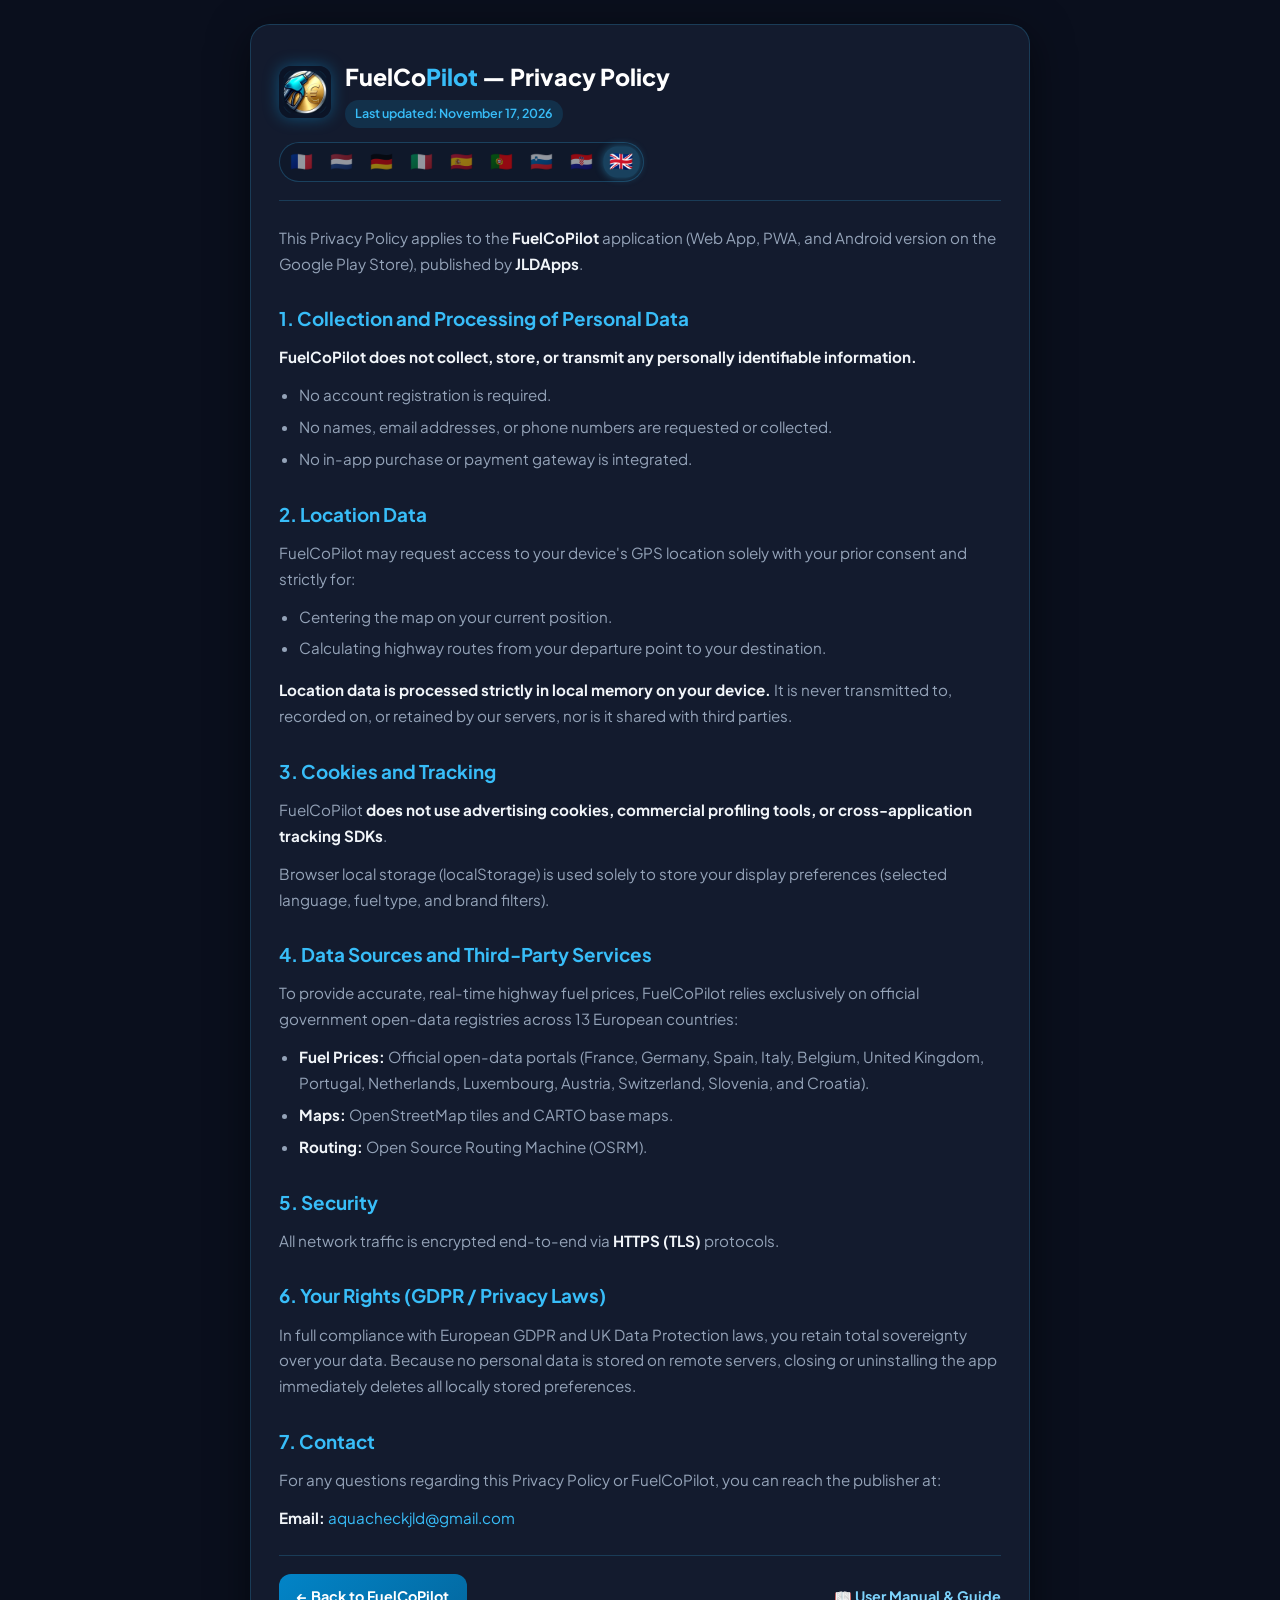
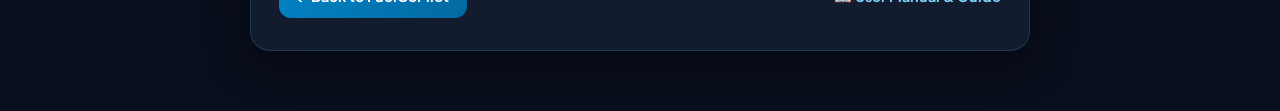
<file: privacy.html>
<!DOCTYPE html>
<html lang="fr">
<head>
  <meta charset="UTF-8">
  <meta name="viewport" content="width=device-width, initial-scale=1.0">
  <title id="doc-title">Politique de Confidentialité — FuelCoPilot</title>
  <link rel="icon" type="image/png" href="icon.png">
  <link rel="preconnect" href="https://fonts.googleapis.com">
  <link rel="preconnect" href="https://fonts.gstatic.com" crossorigin>
  <link href="https://fonts.googleapis.com/css2?family=Plus+Jakarta+Sans:wght@400;500;600;700;800&display=swap" rel="stylesheet">
  <style>
    :root {
      --bg-dark: #0a0f1d;
      --bg-card: #131b2e;
      --accent: #0284c7;
      --accent-glow: #38bdf8;
      --text: #f1f5f9;
      --text-muted: #94a3b8;
      --border: rgba(56, 189, 248, 0.2);
    }
    * { box-sizing: border-box; margin: 0; padding: 0; }
    body {
      font-family: 'Plus Jakarta Sans', system-ui, sans-serif;
      background: var(--bg-dark);
      color: var(--text);
      line-height: 1.7;
      padding: 24px 16px 60px;
    }
    .container {
      max-width: 780px;
      margin: 0 auto;
      background: var(--bg-card);
      border: 1px solid var(--border);
      border-radius: 20px;
      padding: 32px 28px;
      box-shadow: 0 10px 40px rgba(0, 0, 0, 0.5);
    }
    header {
      display: flex;
      align-items: center;
      justify-content: space-between;
      gap: 14px;
      margin-bottom: 24px;
      padding-bottom: 18px;
      border-bottom: 1px solid var(--border);
      flex-wrap: wrap;
    }
    .header-left {
      display: flex;
      align-items: center;
      gap: 14px;
    }
    .logo {
      width: 52px;
      height: 52px;
      border-radius: 12px;
      box-shadow: 0 0 16px rgba(14, 165, 233, 0.4);
    }
    h1 {
      font-size: 1.45rem;
      font-weight: 800;
      color: #fff;
    }
    h1 span { color: var(--accent-glow); }
    .badge-date {
      display: inline-block;
      font-size: 0.78rem;
      background: rgba(14, 165, 233, 0.15);
      color: var(--accent-glow);
      padding: 3px 10px;
      border-radius: 20px;
      margin-top: 4px;
      font-weight: 600;
    }
    .lang-switcher {
      display: flex;
      gap: 5px;
      background: rgba(15, 23, 42, 0.7);
      padding: 4px;
      border-radius: 20px;
      border: 1px solid rgba(56, 189, 248, 0.25);
      flex-wrap: wrap;
    }
    .lang-btn {
      background: transparent;
      border: none;
      font-size: 1.15rem;
      padding: 4px 6px;
      border-radius: 14px;
      cursor: pointer;
      opacity: 0.55;
      transition: all 0.2s;
    }
    .lang-btn:hover { opacity: 0.9; transform: scale(1.08); }
    .lang-btn.active {
      opacity: 1;
      background: rgba(56, 189, 248, 0.25);
      box-shadow: 0 0 8px rgba(56, 189, 248, 0.4);
      transform: scale(1.05);
    }
    h2 {
      font-size: 1.18rem;
      font-weight: 700;
      color: #38bdf8;
      margin-top: 26px;
      margin-bottom: 10px;
    }
    p, li {
      font-size: 0.95rem;
      color: var(--text-muted);
      margin-bottom: 12px;
    }
    ul {
      margin-left: 20px;
      margin-bottom: 16px;
    }
    li { margin-bottom: 6px; }
    strong { color: var(--text); }
    .btn-back {
      display: inline-flex;
      align-items: center;
      gap: 8px;
      background: linear-gradient(135deg, #0284c7, #0369a1);
      color: #fff;
      text-decoration: none;
      font-size: 0.9rem;
      font-weight: 700;
      padding: 10px 18px;
      border-radius: 12px;
      margin-top: 24px;
      transition: all 0.2s;
    }
    .btn-back:hover {
      transform: translateY(-2px);
      box-shadow: 0 4px 16px rgba(2, 132, 199, 0.5);
    }
  </style>
</head>
<body>
  <div class="container">
    <header>
      <div class="header-left">
        <img src="icon.png" alt="FuelCoPilot Logo" class="logo">
        <div>
          <h1 id="title-main">FuelCo<span>Pilot</span> — Politique de Confidentialité</h1>
          <div class="badge-date" id="badge-date">Dernière mise à jour : 17 novembre 2026</div>
        </div>
      </div>
      <div class="lang-switcher" id="lang-switcher">
        <button type="button" class="lang-btn active" data-lang="fr" title="Français">🇫🇷</button>
        <button type="button" class="lang-btn" data-lang="nl" title="Nederlands">🇳🇱</button>
        <button type="button" class="lang-btn" data-lang="de" title="Deutsch">🇩🇪</button>
        <button type="button" class="lang-btn" data-lang="it" title="Italiano">🇮🇹</button>
        <button type="button" class="lang-btn" data-lang="es" title="Español">🇪🇸</button>
        <button type="button" class="lang-btn" data-lang="pt" title="Português">🇵🇹</button>
        <button type="button" class="lang-btn" data-lang="sl" title="Slovenščina">🇸🇮</button>
        <button type="button" class="lang-btn" data-lang="hr" title="Hrvatski">🇭🇷</button>
        <button type="button" class="lang-btn" data-lang="en" title="English">🇬🇧</button>
      </div>
    </header>

    <div id="content-body"></div>

    <div style="display:flex; justify-content:space-between; align-items:center; flex-wrap:wrap; gap:14px; margin-top:24px; padding-top:18px; border-top:1px solid var(--border);">
      <a href="index.html" id="btn-back-app" class="btn-back" style="margin-top:0;">← Retour à FuelCoPilot</a>
      <a href="guide.html" id="link-guide" style="color:#7dd3fc; text-decoration:none; font-weight:700; font-size:0.9rem;">📖 Mode d'emploi & Guide</a>
    </div>
  </div>

  <script>
    const PRIVACY_TEXTS = {
      fr: {
        docTitle: 'Politique de Confidentialité — FuelCoPilot',
        headerTitle: 'FuelCo<span>Pilot</span> — Politique de Confidentialité',
        badgeDate: 'Dernière mise à jour : 17 novembre 2026',
        backBtn: '← Retour à FuelCoPilot',
        guideBtn: "📖 Mode d'emploi & Guide",
        html: `
          <p>Cette politique de confidentialité s'applique à l'application <strong>FuelCoPilot</strong> (application Web, PWA et version Android distribuée sur le Google Play Store), éditée par <strong>JLDApps</strong>.</p>

          <h2>1. Collecte et traitement des données personnelles</h2>
          <p><strong>FuelCoPilot ne collecte, ne stocke et ne transmet aucune donnée personnelle nominative.</strong></p>
          <ul>
            <li>Aucune création de compte n'est requise.</li>
            <li>Aucun nom, prénom, adresse e-mail ou numéro de téléphone n'est collecté.</li>
            <li>Aucun système de paiement n'est intégré dans l'application.</li>
          </ul>

          <h2>2. Données de localisation</h2>
          <p>L'application peut solliciter l'accès à la localisation de votre appareil (GPS) uniquement avec votre consentement préalable et dans le seul but de :</p>
          <ul>
            <li>Centrer la carte autour de votre position actuelle.</li>
            <li>Calculer les itinéraires à partir de votre position de départ vers votre destination.</li>
          </ul>
          <p><strong>Ces données géographiques sont traitées exclusivement en mémoire locale sur votre appareil.</strong> Elles ne sont jamais enregistrées sur nos serveurs, ne sont pas partagées avec des tiers et ne font l'objet d'aucun historique de géolocalisation.</p>

          <h2>3. Cookies et traceurs tiers</h2>
          <p>L'application FuelCoPilot <strong>n'utilise aucun cookie publicitaire, aucun traceur de profilage commercial ni aucun outil de pistage inter-applications</strong>.</p>
          <p>Un stockage local technique (localStorage du navigateur) est utilisé uniquement pour mémoriser temporairement vos préférences (choix de la langue, du carburant et filtres d'enseignes).</p>

          <h2>4. Sources et services tiers utilisés</h2>
          <p>Pour fournir des informations précises et en temps réel, FuelCoPilot interroge exclusivement des services ouverts et des données publiques officielles :</p>
          <ul>
            <li><strong>Prix des carburants :</strong> Données publiques ouvertes officielles dans 13 pays européens (France : Ministère de l'Économie ; Allemagne : MTS-K / Tankerkönig ; Espagne : Ministère de la Transition Écologique ; Italie : MIMIT Osservaprezzi ; Belgique & Royaume-Uni : portails officiels Open Data ; Portugal : DGEG ; Pays-Bas, Luxembourg, Autriche, Suisse, Slovénie et Croatie : registres officiels ouverts).</li>
            <li><strong>Cartographie :</strong> Fonds de carte libres OpenStreetMap et dalles CARTO.</li>
            <li><strong>Calcul d'itinéraires :</strong> Moteur de routage OSRM (Open Source Routing Machine).</li>
          </ul>

          <h2>5. Sécurité</h2>
          <p>L'ensemble des communications réseau s'effectue via des protocoles chiffrés sécurisés <strong>HTTPS (TLS)</strong>, garantissant l'intégrité et la confidentialité des échanges.</p>

          <h2>6. Vos droits (RGPD)</h2>
          <p>Conformément au Règlement Général sur la Protection des Données (RGPD), vous disposez à tout moment d'un droit de contrôle total sur vos données. Comme aucune donnée personnelle n'est enregistrée, la fermeture de l'application ou la désinstallation efface immédiatement toute trace locale.</p>

          <h2>7. Contact</h2>
          <p>Pour toute question concernant cette politique de confidentialité ou l'application FuelCoPilot, vous pouvez contacter l'éditeur :</p>
          <p><strong>E-mail :</strong> <a href="mailto:aquacheckjld@gmail.com" style="color:#38bdf8; text-decoration:none;">aquacheckjld@gmail.com</a></p>
        `
      },
      nl: {
        docTitle: 'Privacybeleid — FuelCoPilot',
        headerTitle: 'FuelCo<span>Pilot</span> — Privacybeleid',
        badgeDate: 'Laatste update: 17 november 2026',
        backBtn: '← Terug naar FuelCoPilot',
        guideBtn: '📖 Handleiding & Gids',
        html: `
          <p>Dit privacybeleid is van toepassing op de applicatie <strong>FuelCoPilot</strong> (Web App, PWA en Android-versie op de Google Play Store), uitgegeven door <strong>JLDApps</strong>.</p>

          <h2>1. Verzameling en verwerking van persoonsgegevens</h2>
          <p><strong>FuelCoPilot verzamelt, bewaart en verzendt geen identificeerbare persoonsgegevens.</strong></p>
          <ul>
            <li>Er is geen accountregistratie vereist.</li>
            <li>Er worden geen namen, e-mailadressen of telefoonnummers verzameld.</li>
            <li>Er is geen betaalsysteem in de applicatie geïntegreerd.</li>
          </ul>

          <h2>2. Locatiegegevens</h2>
          <p>De applicatie kan alleen met uw voorafgaande toestemming toegang vragen tot de GPS-locatie van uw apparaat, uitsluitend om:</p>
          <ul>
            <li>De kaart te centreren op uw huidige positie.</li>
            <li>Snelwegroutes te berekenen vanaf uw vertrekpunt naar uw bestemming.</li>
          </ul>
          <p><strong>Deze geografische gegevens worden uitsluitend lokaal in het geheugen van uw apparaat verwerkt.</strong> Ze worden nooit opgeslagen op onze servers en niet gedeeld met derden.</p>

          <h2>3. Cookies en tracking</h2>
          <p>FuelCoPilot <strong>gebruikt geen advertentiecookies, commerciële profileringshulpmiddelen of tracking-SDK's</strong>.</p>
          <p>De lokale browseropslag (localStorage) wordt uitsluitend gebruikt om uw weergavevoorkeuren lokaal op te slaan (taal, brandstofkeuze en merkfilters).</p>

          <h2>4. Officiële bronnen en diensten van derden</h2>
          <p>FuelCoPilot raadpleegt uitsluitend officiële open data en openbare overheidsbronnen in 13 Europese landen:</p>
          <ul>
            <li><strong>Brandstofprijzen:</strong> Officiële open data (Frankrijk, Duitsland, Spanje, Italië, België, Verenigd Koninkrijk, Portugal, Nederland, Luxemburg, Oostenrijk, Zwitserland, Slovenië en Kroatië).</li>
            <li><strong>Kaarten:</strong> OpenStreetMap en CARTO met open licentie.</li>
            <li><strong>Routeberekening:</strong> OSRM-routeringsengine.</li>
          </ul>

          <h2>5. Beveiliging</h2>
          <p>Alle netwerkcommunicatie verloopt via beveiligde, versleutelde <strong>HTTPS (TLS)</strong>-verbindingen.</p>

          <h2>6. Uw rechten (AVG / GDPR)</h2>
          <p>In overeenstemming met de Algemene Verordening Gegevensbescherming (AVG/GDPR) behoudt u te allen tijde volledige controle. Aangezien er geen persoonsgegevens worden bewaard, wist het sluiten of verwijderen van de app direct alle lokale instellingen.</p>

          <h2>7. Contact</h2>
          <p>Voor vragen over dit privacybeleid of de FuelCoPilot-applicatie kunt u contact opnemen met de uitgever:</p>
          <p><strong>E-mail:</strong> <a href="mailto:aquacheckjld@gmail.com" style="color:#38bdf8; text-decoration:none;">aquacheckjld@gmail.com</a></p>
        `
      },
      de: {
        docTitle: 'Datenschutzerklärung — FuelCoPilot',
        headerTitle: 'FuelCo<span>Pilot</span> — Datenschutzerklärung',
        badgeDate: 'Letzte Aktualisierung: 17. November 2026',
        backBtn: '← Zurück zu FuelCoPilot',
        guideBtn: '📖 Bedienungsanleitung & Leitfaden',
        html: `
          <p>Diese Datenschutzerklärung gilt für die Anwendung <strong>FuelCoPilot</strong> (Web-App, PWA und Android-Version im Google Play Store), herausgegeben von <strong>JLDApps</strong>.</p>

          <h2>1. Erhebung und Verarbeitung personenbezogener Daten</h2>
          <p><strong>FuelCoPilot erhebt, speichert und übermittelt keinerlei personenbezogene Daten.</strong></p>
          <ul>
            <li>Keine Kontoerstellung erforderlich.</li>
            <li>Keine Erfassung von Namen, E-Mail-Adressen oder Telefonnummern.</li>
            <li>Kein integriertes Bezahlsystem.</li>
          </ul>

          <h2>2. Standortdaten</h2>
          <p>Die App fragt den GPS-Standort Ihres Geräts nur nach Ihrer ausdrücklichen Zustimmung ab, und zwar ausschließlich für:</p>
          <ul>
            <li>Zentrierung der Karte auf Ihren aktuellen Standort.</li>
            <li>Routenberechnung von Ihrem Startort zum Ziel.</li>
          </ul>
          <p><strong>Diese Standortdaten werden ausschließlich lokal im Speicher Ihres Geräts verarbeitet.</strong> Sie werden weder auf unseren Servern gespeichert noch an Dritte weitergegeben.</p>

          <h2>3. Cookies und Tracking</h2>
          <p>FuelCoPilot verwendet <strong>weder Werbe-Cookies noch Tracking-Tools oder geräteübergreifende Analyse-Tracker</strong>.</p>
          <p>Der lokale Browserspeicher (localStorage) wird lediglich genutzt, um Ihre bevorzugte Sprache, die gewählte Kraftstoffsorte und Markeneinstellungen lokal zu sichern.</p>

          <h2>4. Datenquellen und Drittanbieter</h2>
          <p>FuelCoPilot greift ausschließlich auf offizielle öffentliche Datenquellen und Open Data in 13 europäischen Ländern zu:</p>
          <ul>
            <li><strong>Kraftstoffpreise:</strong> Offizielle Plattformen (Deutschland: Tankerkönig / MTS-K; Frankreich: Ministère de l'Économie; Spanien: Ministerio para la Transición Ecológica; Italien: MIMIT; Belgien, Vereinigtes Königreich, Portugal, Niederlande, Luxemburg, Österreich, Schweiz, Slowenien und Kroatien).</li>
            <li><strong>Kartografie:</strong> Freie OpenStreetMap-Kartenkacheln und CARTO.</li>
            <li><strong>Routenberechnung:</strong> OSRM (Open Source Routing Machine).</li>
          </ul>

          <h2>5. Sicherheit</h2>
          <p>Der gesamte Datenverkehr erfolgt über verschlüsselte <strong>HTTPS (TLS)</strong>-Verbindungen.</p>

          <h2>6. Ihre Rechte (DSGVO)</h2>
          <p>Gemäß DSGVO haben Sie volle Kontrolle. Da FuelCoPilot keine personenbezogenen Daten speichert, werden beim Schließen oder Deinstallieren der App alle lokalen Einstellungen restlos entfernt.</p>

          <h2>7. Kontakt</h2>
          <p>Bei Fragen zu dieser Datenschutzerklärung oder zur FuelCoPilot-App erreichen Sie uns unter:</p>
          <p><strong>E-Mail:</strong> <a href="mailto:aquacheckjld@gmail.com" style="color:#38bdf8; text-decoration:none;">aquacheckjld@gmail.com</a></p>
        `
      },
      it: {
        docTitle: 'Informativa sulla Privacy — FuelCoPilot',
        headerTitle: 'FuelCo<span>Pilot</span> — Informativa sulla Privacy',
        badgeDate: 'Ultimo aggiornamento: 17 novembre 2026',
        backBtn: '← Torna a FuelCoPilot',
        guideBtn: "📖 Guida all'uso & Istruzioni",
        html: `
          <p>Questa informativa sulla privacy si applica all'applicazione <strong>FuelCoPilot</strong> (Web App, PWA e versione Android su Google Play Store), sviluppata da <strong>JLDApps</strong>.</p>

          <h2>1. Raccolta e trattamento dei dati personali</h2>
          <p><strong>FuelCoPilot non raccoglie, non memorizza e non trasmette alcun dato personale identificabile.</strong></p>
          <ul>
            <li>Nessuna registrazione o creazione di account richiesta.</li>
            <li>Nessuna raccolta di nomi, indirizzi e-mail o numeri di telefono.</li>
            <li>Nessun sistema di pagamento integrato.</li>
          </ul>

          <h2>2. Dati di geolocalizzazione</h2>
          <p>L'applicazione può richiedere l'accesso alla posizione GPS solo previo consenso dell'utente ed esclusivamente per:</p>
          <ul>
            <li>Centrare la mappa sulla posizione attuale.</li>
            <li>Calcolare l'itinerario stradale dalla partenza alla destinazione.</li>
          </ul>
          <p><strong>I dati geografici sono elaborati esclusivamente nella memoria locale del dispositivo.</strong> Non vengono mai memorizzati sui nostri server né condivisi con terzi.</p>

          <h2>3. Cookie e tracciamento</h2>
          <p>FuelCoPilot <strong>non utilizza cookie pubblicitari né strumenti di profilazione o tracciamento tra app</strong>.</p>
          <p>La memoria locale (localStorage) serve esclusivamente a conservare la lingua, il tipo di carburante scelto e le preferenze di filtro.</p>

          <h2>4. Fonti ufficiali e servizi terzi</h2>
          <p>FuelCoPilot interroga esclusivamente dati aperti e fonti pubbliche governative in 13 paesi europei:</p>
          <ul>
            <li><strong>Prezzi carburanti:</strong> Fonti aperte ufficiali (Italia: MIMIT Osservaprezzi; Francia: Ministère de l'Économie; Germania: Tankerkönig / MTS-K; Spagna: Ministero della Transizione Ecologica; Belgio, Regno Unito, Portogallo, Paesi Bassi, Lussemburgo, Austria, Svizzera, Slovenia e Croazia).</li>
            <li><strong>Mappe:</strong> OpenStreetMap e CARTO basati su licenza aperta.</li>
            <li><strong>Navigazione e percorsi:</strong> Motore OSRM.</li>
          </ul>

          <h2>5. Sicurezza</h2>
          <p>Tutte le comunicazioni avvengono tramite connessioni cifrate sicure <strong>HTTPS (TLS)</strong>.</p>

          <h2>6. Diritti dell'utente (GDPR)</h2>
          <p>In conformità al Regolamento Generale sulla Protezione dei Dati (GDPR), non conservando alcun dato personale, la chiusura dell'app o la disinstallazione cancella immediatamente ogni configurazione locale.</p>

          <h2>7. Contatto</h2>
          <p>Per qualsiasi domanda relativa alla presente informativa o all'app FuelCoPilot:</p>
          <p><strong>E-mail :</strong> <a href="mailto:aquacheckjld@gmail.com" style="color:#38bdf8; text-decoration:none;">aquacheckjld@gmail.com</a></p>
        `
      },
      es: {
        docTitle: 'Política de Privacidad — FuelCoPilot',
        headerTitle: 'FuelCo<span>Pilot</span> — Política de Privacidad',
        badgeDate: 'Última actualización: 17 de noviembre de 2026',
        backBtn: '← Volver a FuelCoPilot',
        guideBtn: '📖 Manual de uso y Guía',
        html: `
          <p>Esta política de privacidad se aplica a la aplicación <strong>FuelCoPilot</strong> (Web App, PWA y versión Android en Google Play Store), desarrollada por <strong>JLDApps</strong>.</p>

          <h2>1. Recopilación y tratamiento de datos personales</h2>
          <p><strong>FuelCoPilot no recopila, almacena ni transmite ningún dato personal identificable.</strong></p>
          <ul>
            <li>No se requiere registro ni creación de cuenta.</li>
            <li>No se solicitan nombres, correos electrónicos ni teléfonos.</li>
            <li>Sin sistemas de pago integrados.</li>
          </ul>

          <h2>2. Datos de ubicación</h2>
          <p>La aplicación puede solicitar acceso a su ubicación GPS únicamente con su permiso previo y exclusivamente para:</p>
          <ul>
            <li>Centrar el mapa en su ubicación actual.</li>
            <li>Calcular rutas desde su origen hasta su destino.</li>
          </ul>
          <p><strong>Los datos de ubicación se procesan exclusivamente en la memoria local de su dispositivo.</strong> Nunca se almacenan en servidores ni se comparten con terceros.</p>

          <h2>3. Cookies y rastreadores</h2>
          <p>FuelCoPilot <strong>no utiliza cookies publicitarias ni herramientas de seguimiento comercial entre aplicaciones</strong>.</p>
          <p>El almacenamiento local (localStorage) se utiliza únicamente para recordar el idioma, el carburante seleccionado y los filtros de marcas.</p>

          <h2>4. Fuentes y servicios de terceros</h2>
          <p>FuelCoPilot consulta exclusivamente fuentes oficiales de datos públicos y abiertos en 13 países europeos:</p>
          <ul>
            <li><strong>Precios de combustibles:</strong> Registros oficiales (España: Ministerio para la Transición Ecológica - Geoportal; Francia: Ministère de l'Économie; Alemania: Tankerkönig; Italia: MIMIT; Bélgica, Reino Unido, Portugal, Países Bajos, Luxemburgo, Austria, Suiza, Eslovenia y Croacia).</li>
            <li><strong>Mapas:</strong> Cartografía abierta OpenStreetMap y CARTO.</li>
            <li><strong>Cálculo de rutas:</strong> Motor de enrutamiento OSRM.</li>
          </ul>

          <h2>5. Seguridad</h2>
          <p>Todas las comunicaciones de red utilizan conexiones cifradas seguras <strong>HTTPS (TLS)</strong>.</p>

          <h2>6. Sus derechos (RGPD)</h2>
          <p>En conformidad con el RGPD, usted mantiene el control total. Al no registrarse datos de carácter personal en servidores externos, el cierre o desinstalación de la app elimina cualquier ajuste local.</p>

          <h2>7. Contacto</h2>
          <p>Para cualquier consulta sobre esta política de privacidad:</p>
          <p><strong>Correo electrónico:</strong> <a href="mailto:aquacheckjld@gmail.com" style="color:#38bdf8; text-decoration:none;">aquacheckjld@gmail.com</a></p>
        `
      },
      pt: {
        docTitle: 'Política de Privacidade — FuelCoPilot',
        headerTitle: 'FuelCo<span>Pilot</span> — Política de Privacidade',
        badgeDate: 'Última atualização: 17 de novembro de 2026',
        backBtn: '← Voltar ao FuelCoPilot',
        guideBtn: '📖 Manual de Instruções & Guia',
        html: `
          <p>Esta política de privacidade aplica-se à aplicação <strong>FuelCoPilot</strong> (aplicação Web, PWA e versão Android disponibilizada no Google Play Store), desenvolvida por <strong>JLDApps</strong>.</p>

          <h2>1. Recolha e tratamento de dados pessoais</h2>
          <p><strong>O FuelCoPilot não recolhe, não armazena e não transmite quaisquer dados pessoais identificáveis.</strong></p>
          <ul>
            <li>Não é necessário criar conta nem fazer registo.</li>
            <li>Não são recolhidos nomes, endereços de e-mail ou números de telefone.</li>
            <li>Não existe qualquer sistema de pagamento integrado na aplicação.</li>
          </ul>

          <h2>2. Dados de localização</h2>
          <p>A aplicação pode solicitar acesso à localização do seu dispositivo (GPS) apenas com o seu consentimento prévio e exclusivamente para:</p>
          <ul>
            <li>Centrar o mapa na sua posição atual.</li>
            <li>Calcular os itinerários rodoviários desde o ponto de partida até ao seu destino.</li>
          </ul>
          <p><strong>Estes dados geográficos são processados exclusivamente na memória local do seu dispositivo.</strong> Nunca são gravados nos nossos servidores, não são partilhados com terceiros e não geram qualquer histórico de geolocalização.</p>

          <h2>3. Cookies e rastreadores</h2>
          <p>O FuelCoPilot <strong>não utiliza cookies publicitários, ferramentas de criação de perfis comerciais nem rastreadores entre aplicações</strong>.</p>
          <p>O armazenamento local do navegador (localStorage) é utilizado unicamente para memorizar as suas preferências de utilização (idioma, tipo de combustível e filtros de marcas).</p>

          <h2>4. Fontes oficiais e serviços de terceiros</h2>
          <p>Para fornecer informações precisas e em tempo real, o FuelCoPilot consulta exclusivamente fontes públicas e dados abertos oficiais em 13 países europeus:</p>
          <ul>
            <li><strong>Preços dos combustíveis:</strong> Registos oficiais (Portugal: DGEG; Espanha: Ministério para a Transição Ecológica; França: Ministère de l'Économie; Alemanha: MTS-K / Tankerkönig; Itália: MIMIT; Bélgica, Reino Unido, Países Baixos, Luxemburgo, Áustria, Suíça, Eslovénia e Croácia).</li>
            <li><strong>Cartografia:</strong> Mapas abertos OpenStreetMap e camadas CARTO.</li>
            <li><strong>Cálculo de itinerários:</strong> Motor de cálculo de rotas OSRM.</li>
          </ul>

          <h2>5. Segurança</h2>
          <p>Todas as comunicações de rede são efetuadas através de protocolos encriptados e seguros <strong>HTTPS (TLS)</strong>.</p>

          <h2>6. Os seus direitos (RGPD)</h2>
          <p>Em conformidade com o Regulamento Geral sobre a Proteção de Dados (RGPD), dispõe a qualquer momento de controlo total sobre os seus dados. Como não guardamos quaisquer dados pessoais, fechar ou desinstalar a aplicação elimina imediatamente todos os registos locais.</p>

          <h2>7. Contacto</h2>
          <p>Para qualquer questão relativa a esta política de privacidade ou à aplicação FuelCoPilot, pode contactar o programador:</p>
          <p><strong>E-mail:</strong> <a href="mailto:aquacheckjld@gmail.com" style="color:#38bdf8; text-decoration:none;">aquacheckjld@gmail.com</a></p>
        `
      },
      sl: {
        docTitle: 'Pravilnik o zasebnosti — FuelCoPilot',
        headerTitle: 'FuelCo<span>Pilot</span> — Pravilnik o zasebnosti',
        badgeDate: 'Zadnja posodobitev: 17. november 2026',
        backBtn: '← Nazaj na FuelCoPilot',
        guideBtn: '📖 Navodila za uporabo & Vodnik',
        html: `
          <p>Ta pravilnik o zasebnosti velja za aplikacijo <strong>FuelCoPilot</strong> (spletna aplikacija, PWA in različica za Android v trgovini Google Play Store), ki jo izdaja <strong>JLDApps</strong>.</p>

          <h2>1. Zbiranje in obdelava osebnih podatkov</h2>
          <p><strong>FuelCoPilot ne zbira, ne shranjuje in ne posreduje nobenih osebnih podatkov.</strong></p>
          <ul>
            <li>Ustvarjanje računa ni potrebno.</li>
            <li>Ne zbiramo imen, e-poštnih naslovov ali telefonskih številk.</li>
            <li>V aplikaciji ni integriranega plačilnega sistema.</li>
          </ul>

          <h2>2. Lokacijski podatki</h2>
          <p>Aplikacija lahko zahteva dostop do lokacije vaše naprave (GPS) le z vašim predhodnim soglasjem in izključno za:</p>
          <ul>
            <li>Centriranje zemljevida na vašo trenutno lokacijo.</li>
            <li>Izračun avtocestnih poti od začetne točke do vašega cilja.</li>
          </ul>
          <p><strong>Ti geografski podatki se obdelujejo izključno v lokalnem pomnilniku vaše naprave.</strong> Nikoli se ne shranjujejo na naših strežnikih in se ne delijo s tretjimi osebami.</p>

          <h2>3. Piškotki in sledenje</h2>
          <p>FuelCoPilot <strong>ne uporablja oglaševalskih piškotkov, orodij za profiliranje ali sledilnikov med aplikacijami</strong>.</p>
          <p>Lokalna shramba brskalnika (localStorage) se uporablja izključno za shranjevanje vaših nastavitev prikaza (izbira jezika, goriva in filtrov znamk).</p>

          <h2>4. Uradni viri in zunanje storitve</h2>
          <p>Za zagotavljanje točnih informacij FuelCoPilot uporablja izključno uradne odprte podatke in javne vire v 13 evropskih državah:</p>
          <ul>
            <li><strong>Cene goriv:</strong> Uradne platforme odprtih podatkov (Slovenija, Hrvaška, Francija, Nemčija, Španija, Italija, Belgija, Združeno kraljestvo, Portugalska, Nizozemska, Luksemburg, Avstrija in Švica).</li>
            <li><strong>Zemljevidi:</strong> Odprte kartografske podlage OpenStreetMap in CARTO.</li>
            <li><strong>Načrtovanje poti:</strong> Mehanizem za usmerjanje OSRM.</li>
          </ul>

          <h2>5. Varnost</h2>
          <p>Vsa omrežna komunikacija poteka prek varnih šifriranih protokolov <strong>HTTPS (TLS)</strong>.</p>

          <h2>6. Vaše pravice (GDPR)</h2>
          <p>V skladu s Splošno uredbo o varstvu podatkov (GDPR) imate ves čas popoln nadzor nad svojimi podatki. Ker se osebni podatki ne shranjujejo, zaprtje ali odstranitev aplikacije takoj izbriše vse lokalne nastavitve.</p>

          <h2>7. Kontakt</h2>
          <p>Za vsa vprašanja glede tega pravilnika o zasebnosti ali aplikacije FuelCoPilot se lahko obrnete na izdajatelja:</p>
          <p><strong>E-pošta:</strong> <a href="mailto:aquacheckjld@gmail.com" style="color:#38bdf8; text-decoration:none;">aquacheckjld@gmail.com</a></p>
        `
      },
      hr: {
        docTitle: 'Politika privatnosti — FuelCoPilot',
        headerTitle: 'FuelCo<span>Pilot</span> — Politika privatnosti',
        badgeDate: 'Zadnje ažuriranje: 17. studenoga 2026.',
        backBtn: '← Povratak na FuelCoPilot',
        guideBtn: '📖 Upute za upotrebu & Vodič',
        html: `
          <p>Ova politika privatnosti odnosi se na aplikaciju <strong>FuelCoPilot</strong> (Web App, PWA i Android verzija na Google Play Storeu), koju izdaje <strong>JLDApps</strong>.</p>

          <h2>1. Prikupljanje i obrada osobnih podataka</h2>
          <p><strong>FuelCoPilot ne prikuplja, ne pohranjuje niti prenosi osobne podatke.</strong></p>
          <ul>
            <li>Nije potrebno stvaranje korisničkog računa.</li>
            <li>Ne prikupljaju se imena, adrese e-pošte ili telefonski brojevi.</li>
            <li>U aplikaciju nije integriran nikakav sustav plaćanja.</li>
          </ul>

          <h2>2. Podaci o lokaciji</h2>
          <p>Aplikacija može zatražiti pristup GPS lokaciji vašeg uređaja isključivo uz vaš prethodni pristanak i samo radi:</p>
          <ul>
            <li>Centriranja karte na vašu trenutnu lokaciju.</li>
            <li>Izračunavanja autocestovnih ruta od polazišta do odredišta.</li>
          </ul>
          <p><strong>Ovi se geografski podaci obrađuju isključivo u lokalnoj memoriji vašeg uređaja.</strong> Nikada se ne spremaju na našim poslužiteljima niti dijele s trećim stranama.</p>

          <h2>3. Kolačići i praćenje</h2>
          <p>FuelCoPilot <strong>ne koristi oglasne kolačiće, komercijalne alate za profiliranje niti praćenje među aplikacijama</strong>.</p>
          <p>Lokalna pohrana preglednika (localStorage) koristi se isključivo za privremeno pamćenje vaših postavki (jezik, vrsta goriva i filtri marki).</p>

          <h2>4. Službeni izvori i usluge trećih strana</h2>
          <p>FuelCoPilot koristi isključivo službene otvorene podatke i javne izvore u 13 europskih zemalja:</p>
          <ul>
            <li><strong>Cijene goriva:</strong> Službeni otvoreni registri (Hrvatska, Slovenija, Francuska, Njemačka, Španjolska, Italija, Belgija, Ujedinjeno Kraljevstvo, Portugal, Nizozemska, Luksemburg, Austrija i Švicarska).</li>
            <li><strong>Karta:</strong> Otvorene karte OpenStreetMap i CARTO.</li>
            <li><strong>Izračun ruta:</strong> Sustav za navigaciju OSRM.</li>
          </ul>

          <h2>5. Sigurnost</h2>
          <p>Sva mrežna komunikacija odvija se putem sigurnih šifriranih protokola <strong>HTTPS (TLS)</strong>.</p>

          <h2>6. Vaša prava (GDPR)</h2>
          <p>U skladu s Općom uredbom o zaštiti podataka (GDPR), imate potpunu kontrolu nad svojim podacima. Budući da se osobni podaci ne bilježe, zatvaranjem ili deinstaliranjem aplikacije odmah se brišu sve lokalne postavke.</p>

          <h2>7. Kontakt</h2>
          <p>Za sva pitanja o ovoj politici privatnosti ili aplikaciji FuelCoPilot možete se obratiti izdavaču:</p>
          <p><strong>E-pošta:</strong> <a href="mailto:aquacheckjld@gmail.com" style="color:#38bdf8; text-decoration:none;">aquacheckjld@gmail.com</a></p>
        `
      },
      en: {
        docTitle: 'Privacy Policy — FuelCoPilot',
        headerTitle: 'FuelCo<span>Pilot</span> — Privacy Policy',
        badgeDate: 'Last updated: November 17, 2026',
        backBtn: '← Back to FuelCoPilot',
        guideBtn: '📖 User Manual & Guide',
        html: `
          <p>This Privacy Policy applies to the <strong>FuelCoPilot</strong> application (Web App, PWA, and Android version on the Google Play Store), published by <strong>JLDApps</strong>.</p>

          <h2>1. Collection and Processing of Personal Data</h2>
          <p><strong>FuelCoPilot does not collect, store, or transmit any personally identifiable information.</strong></p>
          <ul>
            <li>No account registration is required.</li>
            <li>No names, email addresses, or phone numbers are requested or collected.</li>
            <li>No in-app purchase or payment gateway is integrated.</li>
          </ul>

          <h2>2. Location Data</h2>
          <p>FuelCoPilot may request access to your device's GPS location solely with your prior consent and strictly for:</p>
          <ul>
            <li>Centering the map on your current position.</li>
            <li>Calculating highway routes from your departure point to your destination.</li>
          </ul>
          <p><strong>Location data is processed strictly in local memory on your device.</strong> It is never transmitted to, recorded on, or retained by our servers, nor is it shared with third parties.</p>

          <h2>3. Cookies and Tracking</h2>
          <p>FuelCoPilot <strong>does not use advertising cookies, commercial profiling tools, or cross-application tracking SDKs</strong>.</p>
          <p>Browser local storage (localStorage) is used solely to store your display preferences (selected language, fuel type, and brand filters).</p>

          <h2>4. Data Sources and Third-Party Services</h2>
          <p>To provide accurate, real-time highway fuel prices, FuelCoPilot relies exclusively on official government open-data registries across 13 European countries:</p>
          <ul>
            <li><strong>Fuel Prices:</strong> Official open-data portals (France, Germany, Spain, Italy, Belgium, United Kingdom, Portugal, Netherlands, Luxembourg, Austria, Switzerland, Slovenia, and Croatia).</li>
            <li><strong>Maps:</strong> OpenStreetMap tiles and CARTO base maps.</li>
            <li><strong>Routing:</strong> Open Source Routing Machine (OSRM).</li>
          </ul>

          <h2>5. Security</h2>
          <p>All network traffic is encrypted end-to-end via <strong>HTTPS (TLS)</strong> protocols.</p>

          <h2>6. Your Rights (GDPR / Privacy Laws)</h2>
          <p>In full compliance with European GDPR and UK Data Protection laws, you retain total sovereignty over your data. Because no personal data is stored on remote servers, closing or uninstalling the app immediately deletes all locally stored preferences.</p>

          <h2>7. Contact</h2>
          <p>For any questions regarding this Privacy Policy or FuelCoPilot, you can reach the publisher at:</p>
          <p><strong>Email:</strong> <a href="mailto:aquacheckjld@gmail.com" style="color:#38bdf8; text-decoration:none;">aquacheckjld@gmail.com</a></p>
        `
      }
    };

    function getSelectedLanguage() {
      const urlParams = new URLSearchParams(window.location.search);
      const urlLang = urlParams.get('lang');
      if (urlLang && PRIVACY_TEXTS[urlLang.toLowerCase()]) {
        return urlLang.toLowerCase();
      }
      try {
        const stored = localStorage.getItem('fuelpilot_lang');
        if (stored && PRIVACY_TEXTS[stored.toLowerCase()]) {
          return stored.toLowerCase();
        }
      } catch (e) {}
      const navLang = (navigator.language || 'fr').slice(0, 2).toLowerCase();
      return PRIVACY_TEXTS[navLang] ? navLang : 'fr';
    }

    function applyLanguage(lang) {
      const data = PRIVACY_TEXTS[lang] || PRIVACY_TEXTS.fr;
      document.documentElement.lang = lang;
      document.getElementById('doc-title').textContent = data.docTitle;
      document.getElementById('title-main').innerHTML = data.headerTitle;
      document.getElementById('badge-date').textContent = data.badgeDate;
      document.getElementById('content-body').innerHTML = data.html;
      const backBtn = document.getElementById('btn-back-app');
      backBtn.textContent = data.backBtn;
      backBtn.href = `index.html?lang=${lang}&_v=${Date.now()}`;

      const guideLink = document.getElementById('link-guide');
      if (guideLink) {
        guideLink.textContent = data.guideBtn || "📖 Mode d'emploi & Guide";
        guideLink.href = `guide.html?lang=${lang}`;
      }

      document.querySelectorAll('.lang-btn').forEach(btn => {
        btn.classList.toggle('active', btn.dataset.lang === lang);
      });

      try {
        localStorage.setItem('fuelpilot_lang', lang);
      } catch (e) {}
    }

    document.querySelectorAll('.lang-btn').forEach(btn => {
      btn.addEventListener('click', () => {
        const lang = btn.dataset.lang;
        applyLanguage(lang);
      });
    });

    applyLanguage(getSelectedLanguage());
  </script>
</body>
</html>
</file>
